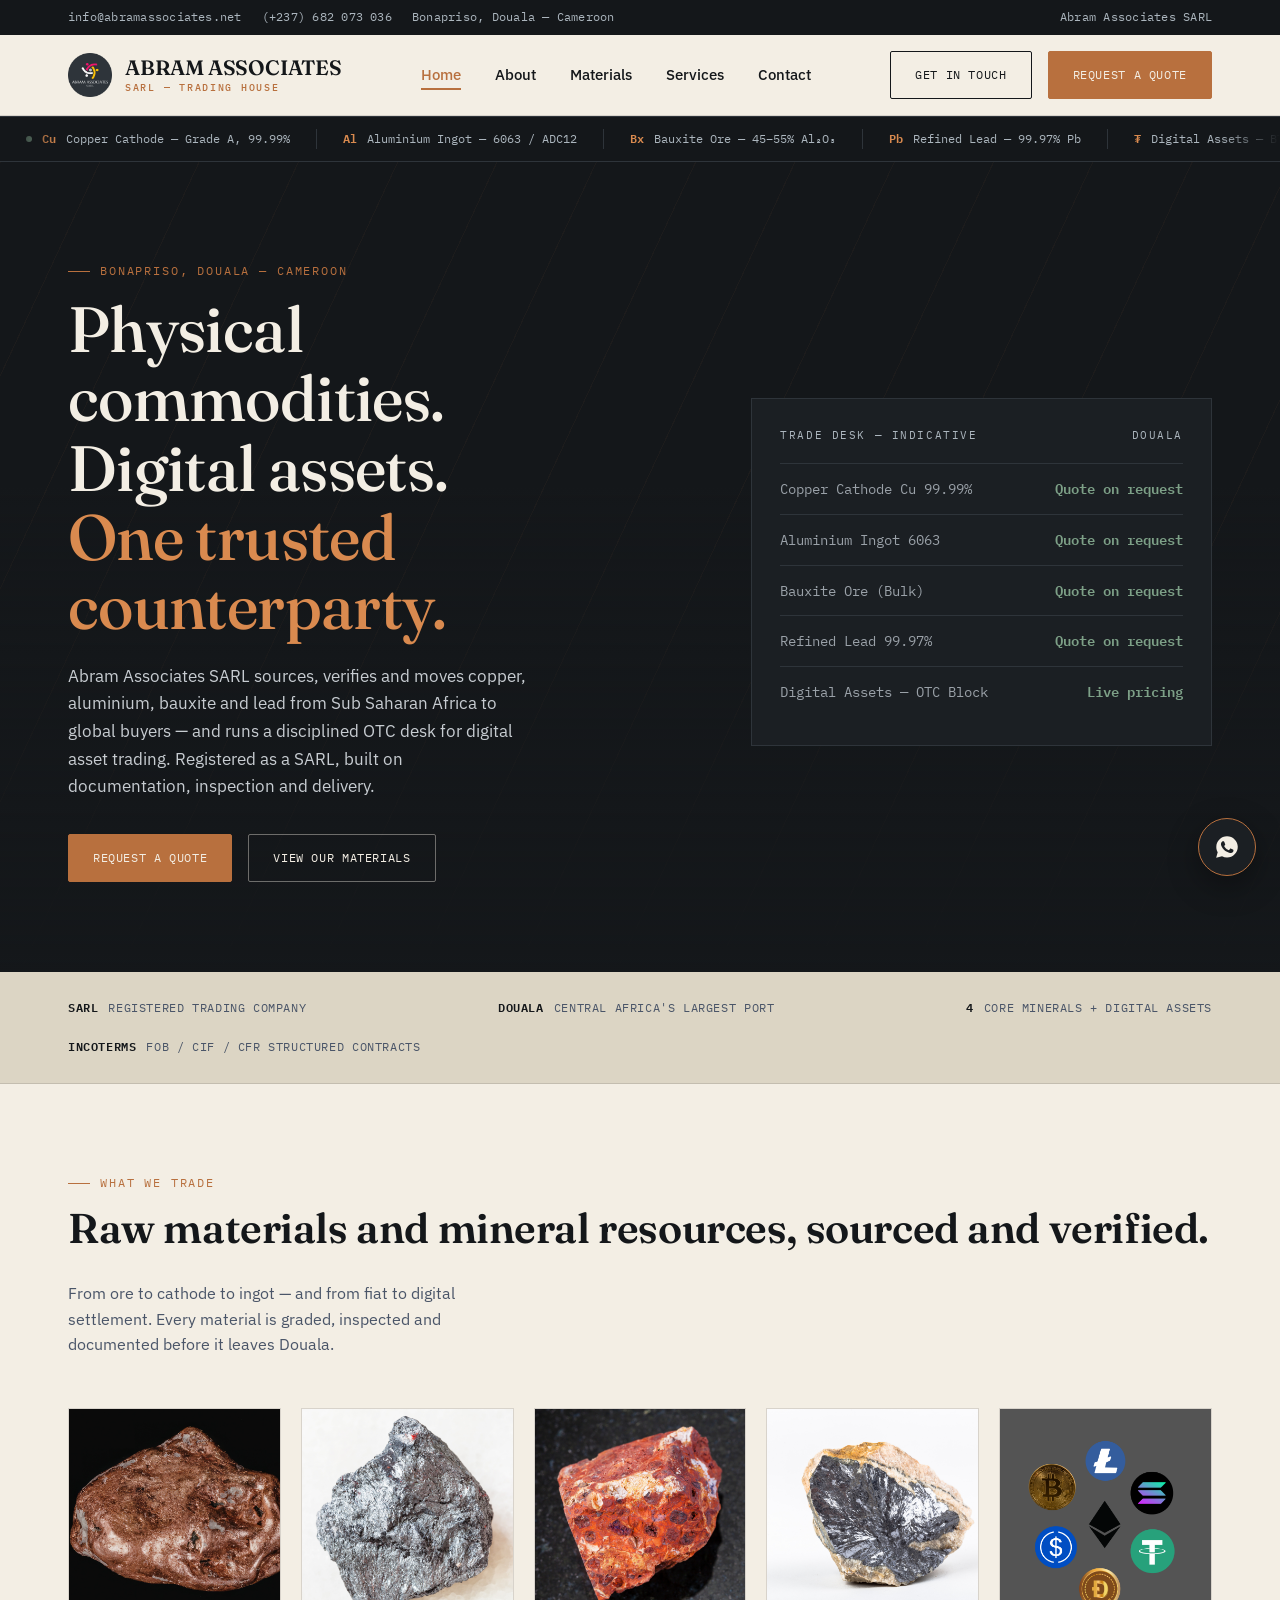
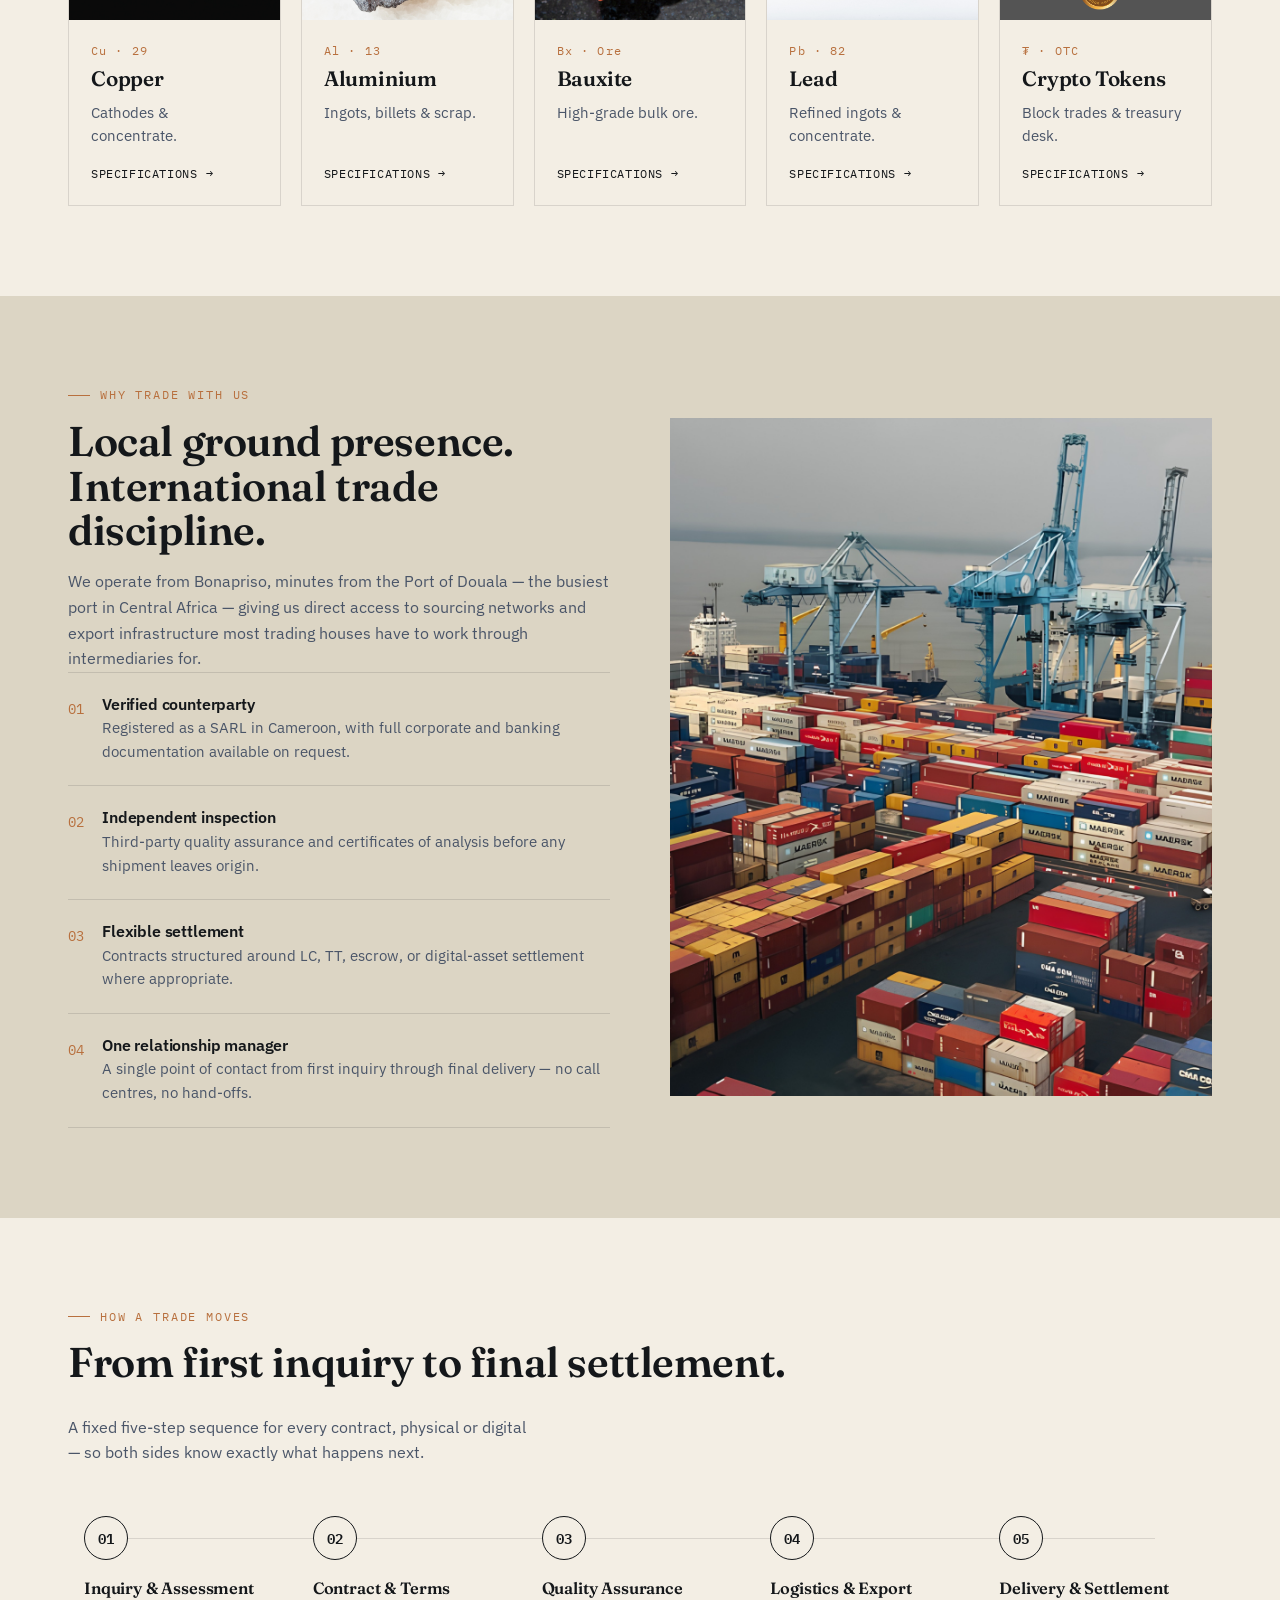
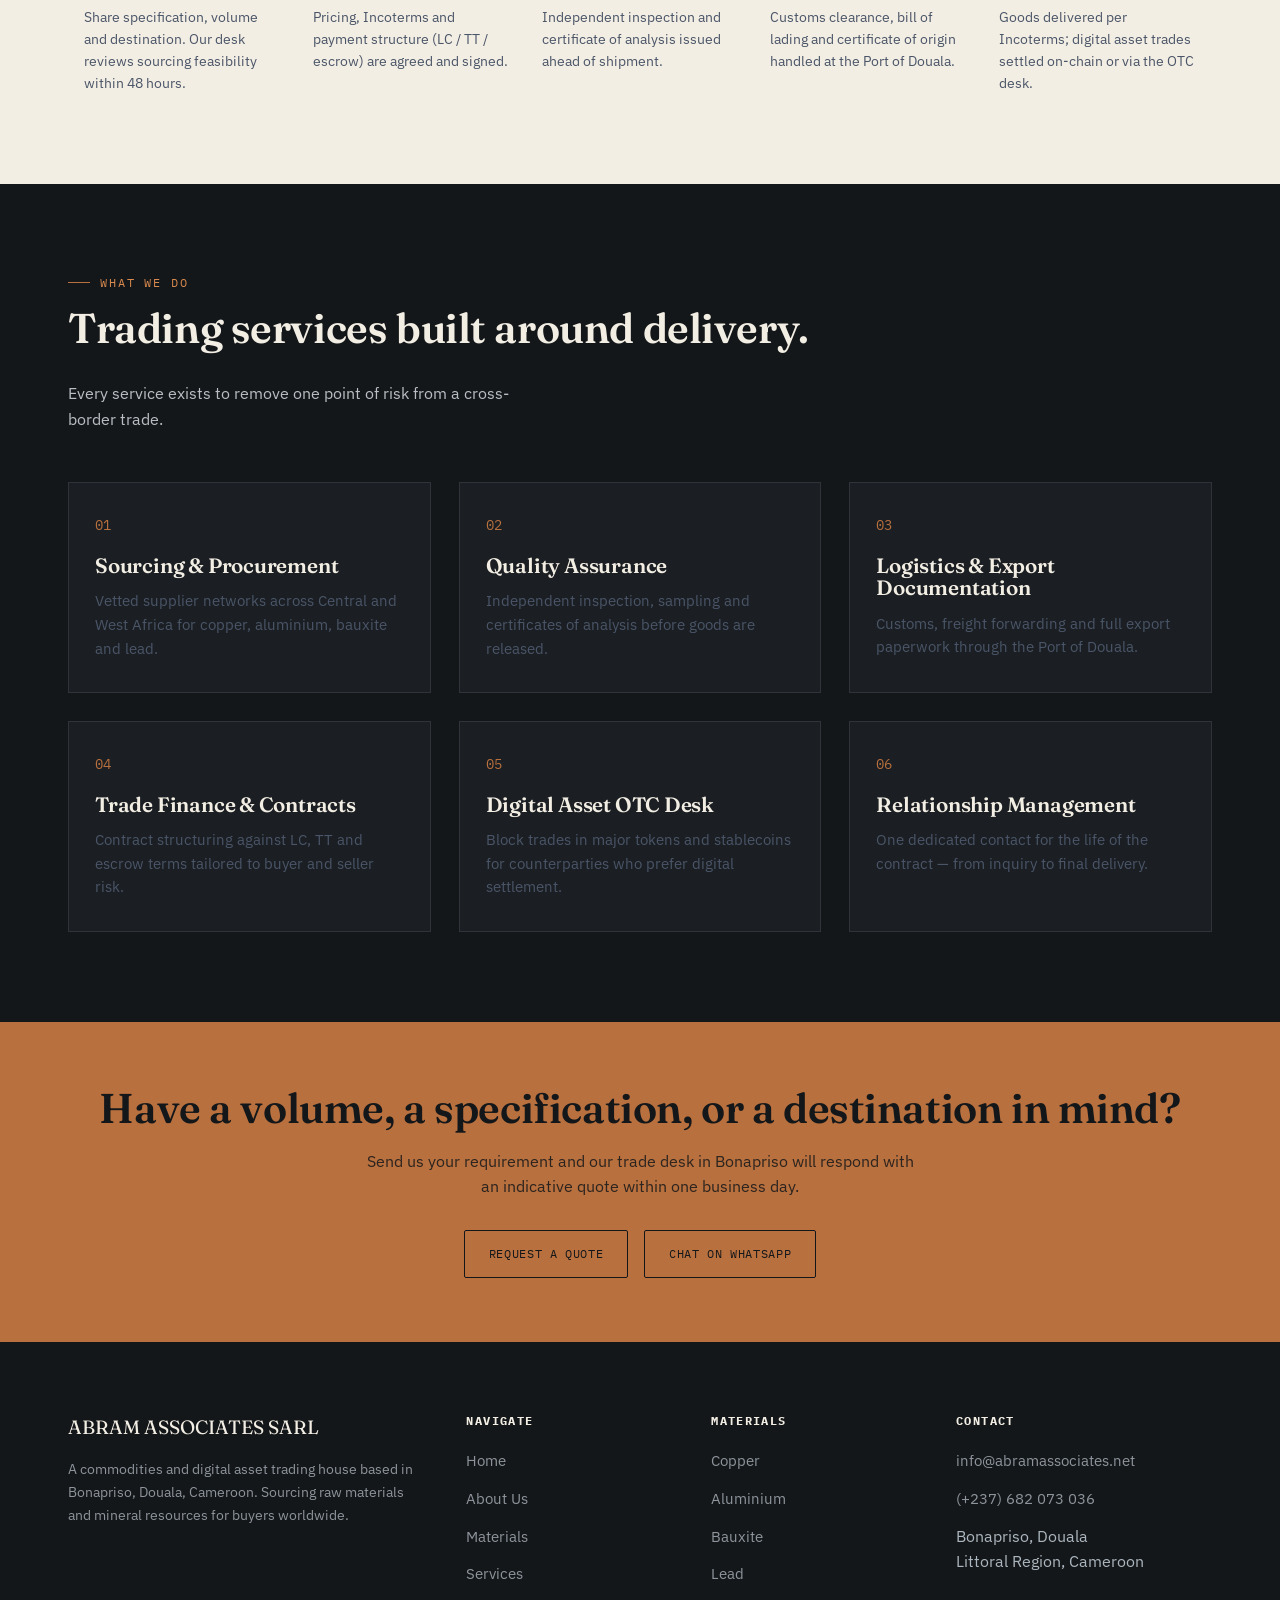
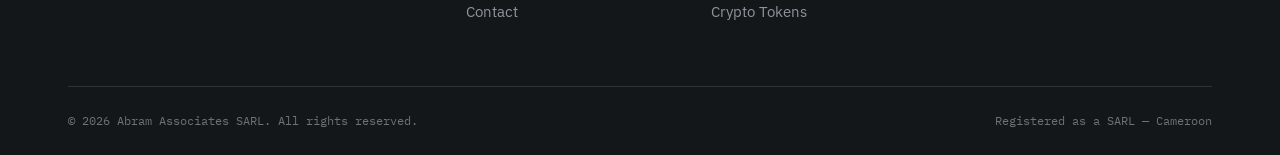
<file: index.html>
<!DOCTYPE html>
<html lang="en">
<head>
<meta charset="UTF-8">
<meta name="viewport" content="width=device-width, initial-scale=1.0">
<title>Abram Associates SARL — Commodities & Digital Asset Trading | Douala, Cameroon</title>
<meta name="description" content="Abram Associates SARL is a commodities trading house based in Bonapriso, Douala, Cameroon, sourcing and exporting copper, aluminium, bauxite and lead, alongside an OTC digital asset trading desk.">
<meta property="og:title" content="Abram Associates SARL — Commodities & Digital Asset Trading">
<meta property="og:description" content="Physical commodities. Digital assets. One trusted counterparty. Based in Bonapriso, Douala, Cameroon.">
<meta property="og:image" content="images/og-cover.jpg">
<meta property="og:type" content="website">
<link rel="icon" href="images/favicon.png" type="image/png">
<link rel="stylesheet" href="css/style.css">
</head>
<body>

<div class="topbar">
  <div class="wrap">
    <div class="topbar-links">
      <a href="mailto:info@abramassociates.net">info@abramassociates.net</a>
      <a href="tel:+237682073036">(+237) 682 073 036</a>
      <span>Bonapriso, Douala — Cameroon</span>
    </div>
    <div class="topbar-links">
      <span>Abram Associates SARL</span>
    </div>
  </div>
</div>

<header class="site-header">
  <nav class="nav wrap">
    <a href="index.html" class="logo">
      <img src="images/logo-mark.png" alt="" class="logo-mark" onerror="this.style.display='none'">
      <span class="logo-text">ABRAM ASSOCIATES<span class="sub">SARL — Trading House</span></span>
    </a>
    <ul class="nav-links">
      <li><a href="index.html" class="active">Home</a></li>
      <li><a href="about.html">About</a></li>
      <li><a href="products.html">Materials</a></li>
      <li><a href="services.html">Services</a></li>
      <li><a href="contact.html">Contact</a></li>
    </ul>
    <div class="nav-cta">
      <a href="contact.html" class="btn btn-outline-dark">Get In Touch</a>
      <a href="contact.html#quote" class="btn btn-primary">Request a Quote</a>
      <button class="hamburger" aria-label="Toggle menu"><span></span><span></span><span></span></button>
    </div>
  </nav>
</header>

<!-- SIGNATURE ELEMENT: commodity ledger ticker -->
<div class="ticker-strip">
  <div class="ticker-track">
    <span class="ticker-item"><span class="dot"></span><span class="sym">Cu</span> Copper Cathode — Grade A, 99.99%</span>
    <span class="ticker-item"><span class="sym">Al</span> Aluminium Ingot — 6063 / ADC12</span>
    <span class="ticker-item"><span class="sym">Bx</span> Bauxite Ore — 45–55% Al₂O₃</span>
    <span class="ticker-item"><span class="sym">Pb</span> Refined Lead — 99.97% Pb</span>
    <span class="ticker-item"><span class="sym">₮</span> Digital Assets — BTC · ETH · USDT OTC Desk</span>
    <span class="ticker-item">FOB / CIF Douala Port — Incoterms 2020</span>
    <!-- duplicate for seamless loop -->
    <span class="ticker-item"><span class="dot"></span><span class="sym">Cu</span> Copper Cathode — Grade A, 99.99%</span>
    <span class="ticker-item"><span class="sym">Al</span> Aluminium Ingot — 6063 / ADC12</span>
    <span class="ticker-item"><span class="sym">Bx</span> Bauxite Ore — 45–55% Al₂O₃</span>
    <span class="ticker-item"><span class="sym">Pb</span> Refined Lead — 99.97% Pb</span>
    <span class="ticker-item"><span class="sym">₮</span> Digital Assets — BTC · ETH · USDT OTC Desk</span>
    <span class="ticker-item">FOB / CIF Douala Port — Incoterms 2020</span>
  </div>
</div>

<!-- HERO -->
<section class="hero">
  <div class="wrap hero-grid">
    <div>
      <div class="eyebrow">Bonapriso, Douala — Cameroon</div>
      <h1>Physical commodities.<br>Digital assets.<br><em>One trusted counterparty.</em></h1>
      <p class="hero-lede">Abram Associates SARL sources, verifies and moves copper, aluminium, bauxite and lead from Sub Saharan Africa to global buyers — and runs a disciplined OTC desk for digital asset trading. Registered as a SARL, built on documentation, inspection and delivery.</p>
      <div class="hero-actions">
        <a href="contact.html#quote" class="btn btn-primary">Request a Quote</a>
        <a href="products.html" class="btn btn-outline-light">View Our Materials</a>
      </div>
    </div>
    <div class="hero-panel">
      <div class="panel-label"><span>Trade Desk — Indicative</span><span>Douala</span></div>
      <div class="spec-row"><span class="k">Copper Cathode Cu 99.99%</span><span class="v up">Quote on request</span></div>
      <div class="spec-row"><span class="k">Aluminium Ingot 6063</span><span class="v up">Quote on request</span></div>
      <div class="spec-row"><span class="k">Bauxite Ore (Bulk)</span><span class="v up">Quote on request</span></div>
      <div class="spec-row"><span class="k">Refined Lead 99.97%</span><span class="v up">Quote on request</span></div>
      <div class="spec-row"><span class="k">Digital Assets — OTC Block</span><span class="v up">Live pricing</span></div>
    </div>
  </div>
</section>

<div class="trust-bar">
  <div class="wrap">
    <div class="trust-item"><strong>SARL</strong> Registered Trading Company</div>
    <div class="trust-item"><strong>Douala</strong> Central Africa's Largest Port</div>
    <div class="trust-item"><strong>4</strong> Core Minerals + Digital Assets</div>
    <div class="trust-item"><strong>Incoterms</strong> FOB / CIF / CFR Structured Contracts</div>
  </div>
</div>

<!-- MATERIALS PREVIEW -->
<section id="materials">
  <div class="wrap">
    <div class="section-head">
      <div>
        <div class="eyebrow">What We Trade</div>
        <h2>Raw materials and mineral resources, sourced and verified.</h2>
      </div>
      <p>From ore to cathode to ingot — and from fiat to digital settlement. Every material is graded, inspected and documented before it leaves Douala.</p>
    </div>

    <div class="grid-5">
      <div class="material-card">
        <div class="thumb"><img src="images/product-copper.png" alt="Copper cathode" onerror="imgFallback(this,'Copper — product photo','800','800')"></div>
        <div class="body"><span class="sym">Cu · 29</span><h3>Copper</h3><p>Cathodes &amp; concentrate.</p><a href="products.html#copper" class="more">Specifications</a></div>
      </div>
      <div class="material-card">
        <div class="thumb"><img src="images/product-aluminium.png" alt="Aluminium ingots" onerror="imgFallback(this,'Aluminium — product photo','800','800')"></div>
        <div class="body"><span class="sym">Al · 13</span><h3>Aluminium</h3><p>Ingots, billets &amp; scrap.</p><a href="products.html#aluminium" class="more">Specifications</a></div>
      </div>
      <div class="material-card">
        <div class="thumb"><img src="images/product-bauxite.png" alt="Bauxite ore" onerror="imgFallback(this,'Bauxite — product photo','800','800')"></div>
        <div class="body"><span class="sym">Bx · Ore</span><h3>Bauxite</h3><p>High-grade bulk ore.</p><a href="products.html#bauxite" class="more">Specifications</a></div>
      </div>
      <div class="material-card">
        <div class="thumb"><img src="images/product-lead.png" alt="Refined lead ingots" onerror="imgFallback(this,'Lead — product photo','800','800')"></div>
        <div class="body"><span class="sym">Pb · 82</span><h3>Lead</h3><p>Refined ingots &amp; concentrate.</p><a href="products.html#lead" class="more">Specifications</a></div>
      </div>
      <div class="material-card">
        <div class="thumb"><img src="images/product-crypto.png" alt="Digital asset trading" onerror="imgFallback(this,'Crypto Tokens — graphic','800','800')"></div>
        <div class="body"><span class="sym">₮ · OTC</span><h3>Crypto Tokens</h3><p>Block trades &amp; treasury desk.</p><a href="products.html#crypto" class="more">Specifications</a></div>
      </div>
    </div>
  </div>
</section>

<!-- WHY US -->
<section class="bg-dim">
  <div class="wrap split">
    <div>
      <div class="eyebrow">Why Trade With Us</div>
      <h2>Local ground presence. International trade discipline.</h2>
      <p style="margin-top:16px;">We operate from Bonapriso, minutes from the Port of Douala — the busiest port in Central Africa — giving us direct access to sourcing networks and export infrastructure most trading houses have to work through intermediaries for.</p>

      <div class="feature-row">
        <div class="mark">01</div>
        <div><h4>Verified counterparty</h4><p>Registered as a SARL in Cameroon, with full corporate and banking documentation available on request.</p></div>
      </div>
      <div class="feature-row">
        <div class="mark">02</div>
        <div><h4>Independent inspection</h4><p>Third-party quality assurance and certificates of analysis before any shipment leaves origin.</p></div>
      </div>
      <div class="feature-row">
        <div class="mark">03</div>
        <div><h4>Flexible settlement</h4><p>Contracts structured around LC, TT, escrow, or digital-asset settlement where appropriate.</p></div>
      </div>
      <div class="feature-row">
        <div class="mark">04</div>
        <div><h4>One relationship manager</h4><p>A single point of contact from first inquiry through final delivery — no call centres, no hand-offs.</p></div>
      </div>
    </div>
    <div>
      <img src="images/why-us.png" alt="Abram Associates office in Bonapriso, Douala" onerror="imgFallback(this,'Office / Port of Douala photo','1200','1500')" style="width:100%;">
    </div>
  </div>
</section>

<!-- PROCESS -->
<section>
  <div class="wrap">
    <div class="section-head">
      <div>
        <div class="eyebrow">How a Trade Moves</div>
        <h2>From first inquiry to final settlement.</h2>
      </div>
      <p>A fixed five-step sequence for every contract, physical or digital — so both sides know exactly what happens next.</p>
    </div>
    <div class="process">
      <div class="process-step">
        <div class="step-num">01</div>
        <h3>Inquiry &amp; Assessment</h3>
        <p>Share specification, volume and destination. Our desk reviews sourcing feasibility within 48 hours.</p>
      </div>
      <div class="process-step">
        <div class="step-num">02</div>
        <h3>Contract &amp; Terms</h3>
        <p>Pricing, Incoterms and payment structure (LC / TT / escrow) are agreed and signed.</p>
      </div>
      <div class="process-step">
        <div class="step-num">03</div>
        <h3>Quality Assurance</h3>
        <p>Independent inspection and certificate of analysis issued ahead of shipment.</p>
      </div>
      <div class="process-step">
        <div class="step-num">04</div>
        <h3>Logistics &amp; Export</h3>
        <p>Customs clearance, bill of lading and certificate of origin handled at the Port of Douala.</p>
      </div>
      <div class="process-step">
        <div class="step-num">05</div>
        <h3>Delivery &amp; Settlement</h3>
        <p>Goods delivered per Incoterms; digital asset trades settled on-chain or via the OTC desk.</p>
      </div>
    </div>
  </div>
</section>

<!-- SERVICES PREVIEW -->
<section class="bg-ink">
  <div class="wrap">
    <div class="section-head">
      <div>
        <div class="eyebrow on-dark" style="color:var(--copper-bright)">What We Do</div>
        <h2>Trading services built around delivery.</h2>
      </div>
      <p style="color:#B9BFC5;">Every service exists to remove one point of risk from a cross-border trade.</p>
    </div>
    <div class="grid-3">
      <div class="service-card">
        <span class="num">01</span>
        <h3>Sourcing &amp; Procurement</h3>
        <p>Vetted supplier networks across Central and West Africa for copper, aluminium, bauxite and lead.</p>
      </div>
      <div class="service-card">
        <span class="num">02</span>
        <h3>Quality Assurance</h3>
        <p>Independent inspection, sampling and certificates of analysis before goods are released.</p>
      </div>
      <div class="service-card">
        <span class="num">03</span>
        <h3>Logistics &amp; Export Documentation</h3>
        <p>Customs, freight forwarding and full export paperwork through the Port of Douala.</p>
      </div>
      <div class="service-card">
        <span class="num">04</span>
        <h3>Trade Finance &amp; Contracts</h3>
        <p>Contract structuring against LC, TT and escrow terms tailored to buyer and seller risk.</p>
      </div>
      <div class="service-card">
        <span class="num">05</span>
        <h3>Digital Asset OTC Desk</h3>
        <p>Block trades in major tokens and stablecoins for counterparties who prefer digital settlement.</p>
      </div>
      <div class="service-card">
        <span class="num">06</span>
        <h3>Relationship Management</h3>
        <p>One dedicated contact for the life of the contract — from inquiry to final delivery.</p>
      </div>
    </div>
  </div>
</section>

<!-- CTA -->
<section class="cta-banner">
  <div class="wrap">
    <h2>Have a volume, a specification, or a destination in mind?</h2>
    <p>Send us your requirement and our trade desk in Bonapriso will respond with an indicative quote within one business day.</p>
    <div class="hero-actions">
      <a href="contact.html#quote" class="btn btn-outline-dark" style="border-color:var(--ink);">Request a Quote</a>
      <a href="https://wa.me/237682073036" class="btn btn-outline-dark" style="border-color:var(--ink);" target="_blank" rel="noopener">Chat on WhatsApp</a>
    </div>
  </div>
</section>

<footer>
  <div class="wrap">
    <div class="footer-grid">
      <div>
        <div class="footer-logo">ABRAM ASSOCIATES SARL</div>
        <p>A commodities and digital asset trading house based in Bonapriso, Douala, Cameroon. Sourcing raw materials and mineral resources for buyers worldwide.</p>
      </div>
      <div class="footer-col">
        <h5>Navigate</h5>
        <ul>
          <li><a href="index.html">Home</a></li>
          <li><a href="about.html">About Us</a></li>
          <li><a href="products.html">Materials</a></li>
          <li><a href="services.html">Services</a></li>
          <li><a href="contact.html">Contact</a></li>
        </ul>
      </div>
      <div class="footer-col">
        <h5>Materials</h5>
        <ul>
          <li><a href="products.html#copper">Copper</a></li>
          <li><a href="products.html#aluminium">Aluminium</a></li>
          <li><a href="products.html#bauxite">Bauxite</a></li>
          <li><a href="products.html#lead">Lead</a></li>
          <li><a href="products.html#crypto">Crypto Tokens</a></li>
        </ul>
      </div>
      <div class="footer-col">
        <h5>Contact</h5>
        <ul>
          <li><a href="mailto:info@abramassociates.net">info@abramassociates.net</a></li>
          <li><a href="tel:+237682073036">(+237) 682 073 036</a></li>
          <li><span>Bonapriso, Douala<br>Littoral Region, Cameroon</span></li>
        </ul>
      </div>
    </div>
    <div class="footer-bottom">
      <span>© <span id="year"></span> Abram Associates SARL. All rights reserved.</span>
      <span>Registered as a SARL — Cameroon</span>
    </div>
  </div>
</footer>

<a href="https://wa.me/237682073036" class="wa-float" target="_blank" rel="noopener" aria-label="Chat on WhatsApp">
  <svg width="26" height="26" viewBox="0 0 24 24" fill="currentColor"><path d="M12.04 2C6.58 2 2.13 6.45 2.13 11.91c0 1.75.46 3.4 1.28 4.84L2 22l5.4-1.42a9.87 9.87 0 0 0 4.64 1.18h.01c5.46 0 9.9-4.45 9.9-9.91C21.95 6.45 17.5 2 12.04 2Zm5.8 14.06c-.24.68-1.4 1.3-1.94 1.38-.5.08-1.12.11-1.8-.11-.42-.13-.95-.31-1.63-.6-2.86-1.24-4.73-4.12-4.87-4.31-.14-.19-1.17-1.56-1.17-2.97 0-1.41.74-2.1 1-2.39.26-.28.57-.35.76-.35h.55c.18 0 .42-.07.65.5.24.57.81 1.98.88 2.12.07.14.12.31.02.5-.1.19-.15.31-.29.48-.14.17-.3.37-.43.5-.14.14-.29.29-.13.57.17.28.75 1.24 1.6 2.01 1.1.98 2.03 1.29 2.31 1.43.28.14.44.12.6-.07.17-.19.71-.83.9-1.12.19-.28.38-.23.63-.14.26.09 1.64.78 1.92.92.28.14.47.21.53.33.07.12.07.68-.17 1.36Z"/></svg>
</a>

<script src="js/main.js"></script>
</body>
</html>
</file>
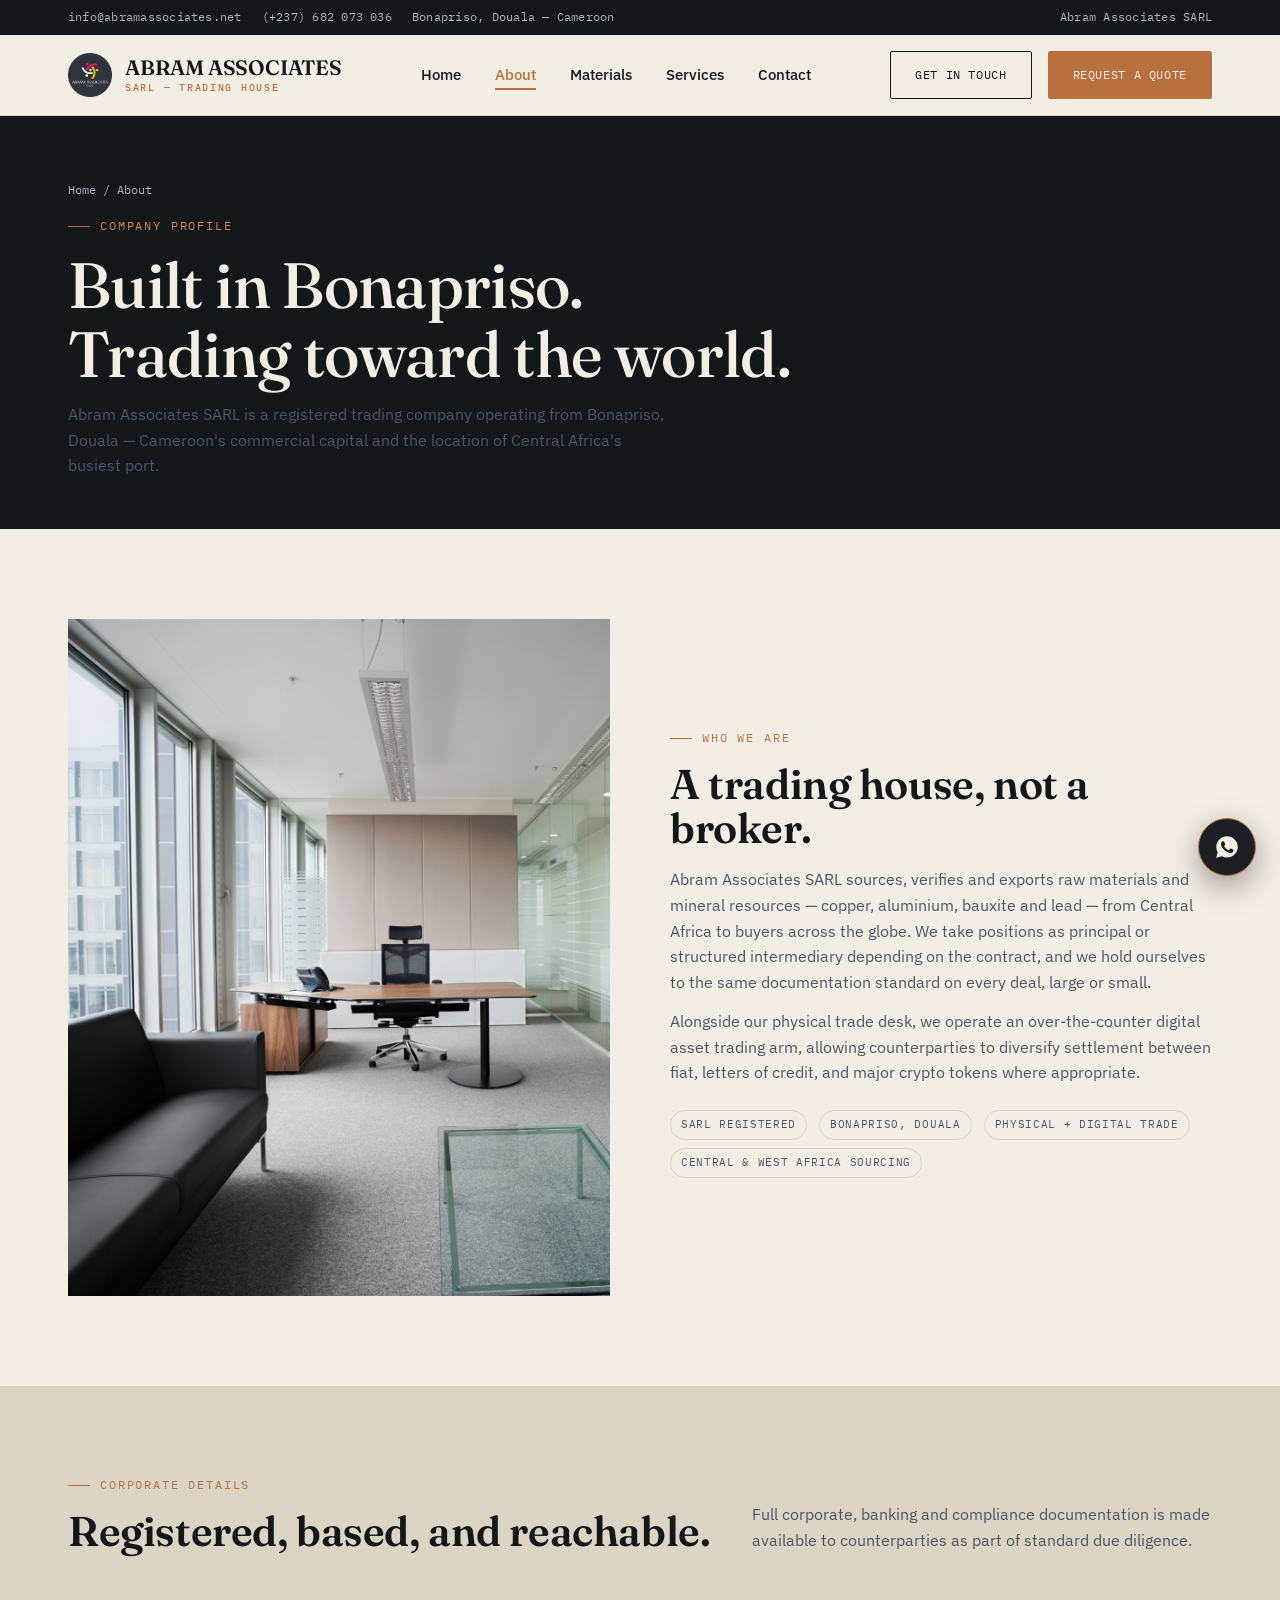
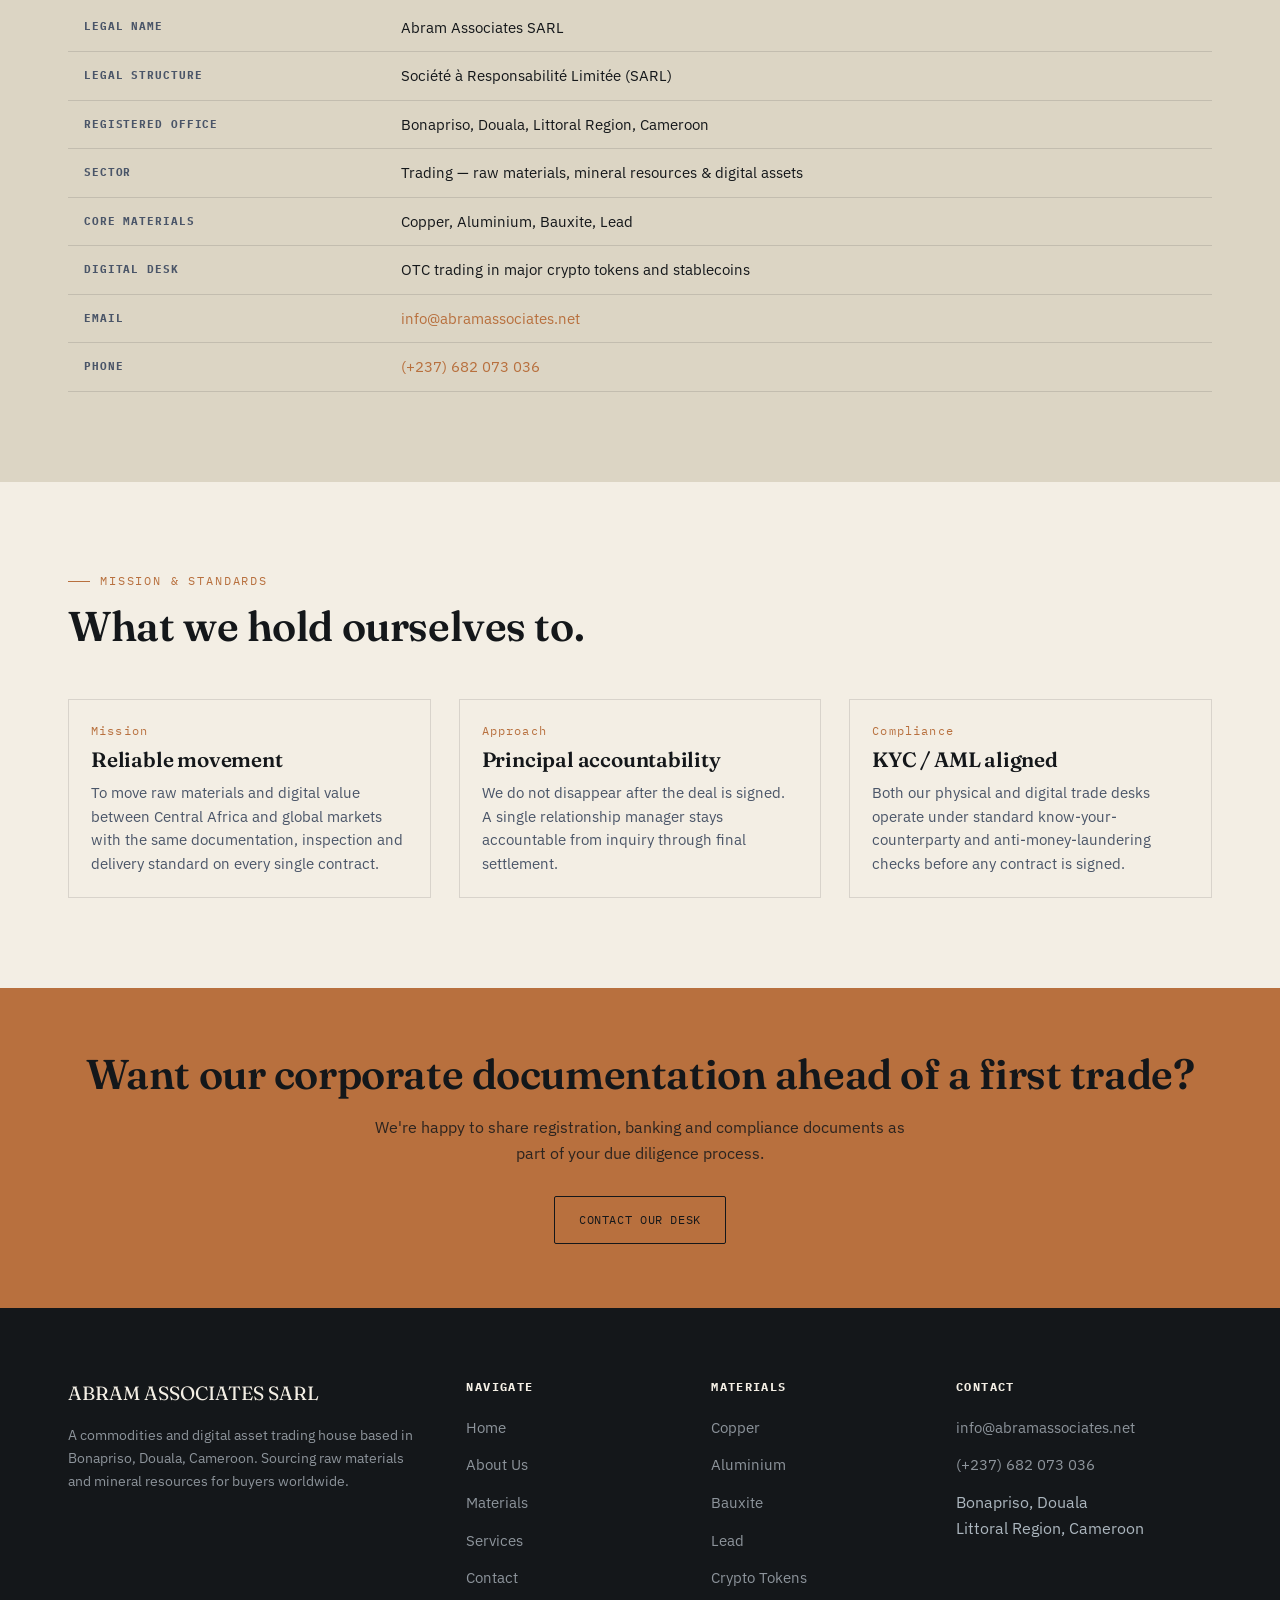
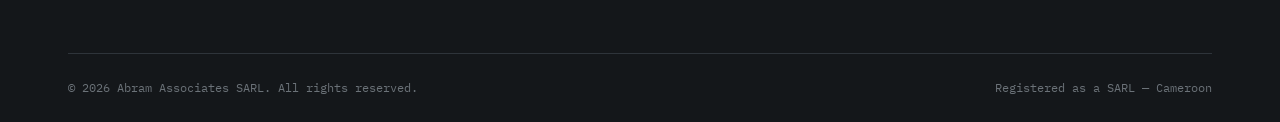
<file: about.html>
<!DOCTYPE html>
<html lang="en">
<head>
<meta charset="UTF-8">
<meta name="viewport" content="width=device-width, initial-scale=1.0">
<title>About Us — Abram Associates SARL | Douala, Cameroon</title>
<meta name="description" content="Abram Associates SARL is a registered SARL trading company based in Bonapriso, Douala, Cameroon, specialising in raw materials, mineral resources and digital asset trading.">
<link rel="icon" href="images/favicon.png" type="image/png">
<link rel="stylesheet" href="css/style.css">
</head>
<body>

<div class="topbar">
  <div class="wrap">
    <div class="topbar-links">
      <a href="mailto:info@abramassociates.net">info@abramassociates.net</a>
      <a href="tel:+237682073036">(+237) 682 073 036</a>
      <span>Bonapriso, Douala — Cameroon</span>
    </div>
    <div class="topbar-links"><span>Abram Associates SARL</span></div>
  </div>
</div>

<header class="site-header">
  <nav class="nav wrap">
    <a href="index.html" class="logo">
      <img src="images/logo-mark.png" alt="" class="logo-mark" onerror="this.style.display='none'">
      <span class="logo-text">ABRAM ASSOCIATES<span class="sub">SARL — Trading House</span></span>
    </a>
    <ul class="nav-links">
      <li><a href="index.html">Home</a></li>
      <li><a href="about.html" class="active">About</a></li>
      <li><a href="products.html">Materials</a></li>
      <li><a href="services.html">Services</a></li>
      <li><a href="contact.html">Contact</a></li>
    </ul>
    <div class="nav-cta">
      <a href="contact.html" class="btn btn-outline-dark">Get In Touch</a>
      <a href="contact.html#quote" class="btn btn-primary">Request a Quote</a>
      <button class="hamburger" aria-label="Toggle menu"><span></span><span></span><span></span></button>
    </div>
  </nav>
</header>

<div class="page-header">
  <div class="wrap">
    <div class="crumb"><a href="index.html">Home</a> / About</div>
    <div class="eyebrow">Company Profile</div>
    <h1>Built in Bonapriso.<br>Trading toward the world.</h1>
    <p>Abram Associates SARL is a registered trading company operating from Bonapriso, Douala — Cameroon's commercial capital and the location of Central Africa's busiest port.</p>
  </div>
</div>

<section>
  <div class="wrap split">
    <div>
      <img src="images/about-office.png" alt="Abram Associates SARL office, Bonapriso" onerror="imgFallback(this,'Office / team photo','1200','1500')" style="width:100%;">
    </div>
    <div>
      <div class="eyebrow">Who We Are</div>
      <h2>A trading house, not a broker.</h2>
      <p style="margin-top:16px;">Abram Associates SARL sources, verifies and exports raw materials and mineral resources — copper, aluminium, bauxite and lead — from Central Africa to buyers across the globe. We take positions as principal or structured intermediary depending on the contract, and we hold ourselves to the same documentation standard on every deal, large or small.</p>
      <p style="margin-top:14px;">Alongside our physical trade desk, we operate an over-the-counter digital asset trading arm, allowing counterparties to diversify settlement between fiat, letters of credit, and major crypto tokens where appropriate.</p>
      <div style="margin-top:24px;">
        <span class="tag">SARL Registered</span>
        <span class="tag">Bonapriso, Douala</span>
        <span class="tag">Physical + Digital Trade</span>
        <span class="tag">Central &amp; West Africa Sourcing</span>
      </div>
    </div>
  </div>
</section>

<section class="bg-dim">
  <div class="wrap">
    <div class="section-head">
      <div>
        <div class="eyebrow">Corporate Details</div>
        <h2>Registered, based, and reachable.</h2>
      </div>
      <p>Full corporate, banking and compliance documentation is made available to counterparties as part of standard due diligence.</p>
    </div>
    <table class="spec-table">
      <tbody>
        <tr><th>Legal name</th><td>Abram Associates SARL</td></tr>
        <tr><th>Legal structure</th><td>Société à Responsabilité Limitée (SARL)</td></tr>
        <tr><th>Registered office</th><td>Bonapriso, Douala, Littoral Region, Cameroon</td></tr>
        <tr><th>Sector</th><td>Trading — raw materials, mineral resources &amp; digital assets</td></tr>
        <tr><th>Core materials</th><td>Copper, Aluminium, Bauxite, Lead</td></tr>
        <tr><th>Digital desk</th><td>OTC trading in major crypto tokens and stablecoins</td></tr>
        <tr><th>Email</th><td><a href="mailto:info@abramassociates.net" style="color:var(--copper)">info@abramassociates.net</a></td></tr>
        <tr><th>Phone</th><td><a href="tel:+237682073036" style="color:var(--copper)">(+237) 682 073 036</a></td></tr>
      </tbody>
    </table>
  </div>
</section>

<section>
  <div class="wrap">
    <div class="section-head">
      <div>
        <div class="eyebrow">Mission &amp; Standards</div>
        <h2>What we hold ourselves to.</h2>
      </div>
    </div>
    <div class="grid-3">
      <div class="material-card">
        <div class="body">
          <span class="sym">Mission</span>
          <h3>Reliable movement</h3>
          <p>To move raw materials and digital value between Central Africa and global markets with the same documentation, inspection and delivery standard on every single contract.</p>
        </div>
      </div>
      <div class="material-card">
        <div class="body">
          <span class="sym">Approach</span>
          <h3>Principal accountability</h3>
          <p>We do not disappear after the deal is signed. A single relationship manager stays accountable from inquiry through final settlement.</p>
        </div>
      </div>
      <div class="material-card">
        <div class="body">
          <span class="sym">Compliance</span>
          <h3>KYC / AML aligned</h3>
          <p>Both our physical and digital trade desks operate under standard know-your-counterparty and anti-money-laundering checks before any contract is signed.</p>
        </div>
      </div>
    </div>
  </div>
</section>

<section class="cta-banner">
  <div class="wrap">
    <h2>Want our corporate documentation ahead of a first trade?</h2>
    <p>We're happy to share registration, banking and compliance documents as part of your due diligence process.</p>
    <div class="hero-actions">
      <a href="contact.html" class="btn btn-outline-dark" style="border-color:var(--ink);">Contact Our Desk</a>
    </div>
  </div>
</section>

<footer>
  <div class="wrap">
    <div class="footer-grid">
      <div>
        <div class="footer-logo">ABRAM ASSOCIATES SARL</div>
        <p>A commodities and digital asset trading house based in Bonapriso, Douala, Cameroon. Sourcing raw materials and mineral resources for buyers worldwide.</p>
      </div>
      <div class="footer-col">
        <h5>Navigate</h5>
        <ul>
          <li><a href="index.html">Home</a></li>
          <li><a href="about.html">About Us</a></li>
          <li><a href="products.html">Materials</a></li>
          <li><a href="services.html">Services</a></li>
          <li><a href="contact.html">Contact</a></li>
        </ul>
      </div>
      <div class="footer-col">
        <h5>Materials</h5>
        <ul>
          <li><a href="products.html#copper">Copper</a></li>
          <li><a href="products.html#aluminium">Aluminium</a></li>
          <li><a href="products.html#bauxite">Bauxite</a></li>
          <li><a href="products.html#lead">Lead</a></li>
          <li><a href="products.html#crypto">Crypto Tokens</a></li>
        </ul>
      </div>
      <div class="footer-col">
        <h5>Contact</h5>
        <ul>
          <li><a href="mailto:info@abramassociates.net">info@abramassociates.net</a></li>
          <li><a href="tel:+237682073036">(+237) 682 073 036</a></li>
          <li><span>Bonapriso, Douala<br>Littoral Region, Cameroon</span></li>
        </ul>
      </div>
    </div>
    <div class="footer-bottom">
      <span>© <span id="year"></span> Abram Associates SARL. All rights reserved.</span>
      <span>Registered as a SARL — Cameroon</span>
    </div>
  </div>
</footer>

<a href="https://wa.me/237682073036" class="wa-float" target="_blank" rel="noopener" aria-label="Chat on WhatsApp">
  <svg width="26" height="26" viewBox="0 0 24 24" fill="currentColor"><path d="M12.04 2C6.58 2 2.13 6.45 2.13 11.91c0 1.75.46 3.4 1.28 4.84L2 22l5.4-1.42a9.87 9.87 0 0 0 4.64 1.18h.01c5.46 0 9.9-4.45 9.9-9.91C21.95 6.45 17.5 2 12.04 2Zm5.8 14.06c-.24.68-1.4 1.3-1.94 1.38-.5.08-1.12.11-1.8-.11-.42-.13-.95-.31-1.63-.6-2.86-1.24-4.73-4.12-4.87-4.31-.14-.19-1.17-1.56-1.17-2.97 0-1.41.74-2.1 1-2.39.26-.28.57-.35.76-.35h.55c.18 0 .42-.07.65.5.24.57.81 1.98.88 2.12.07.14.12.31.02.5-.1.19-.15.31-.29.48-.14.17-.3.37-.43.5-.14.14-.29.29-.13.57.17.28.75 1.24 1.6 2.01 1.1.98 2.03 1.29 2.31 1.43.28.14.44.12.6-.07.17-.19.71-.83.9-1.12.19-.28.38-.23.63-.14.26.09 1.64.78 1.92.92.28.14.47.21.53.33.07.12.07.68-.17 1.36Z"/></svg>
</a>

<script src="js/main.js"></script>
</body>
</html>
</file>
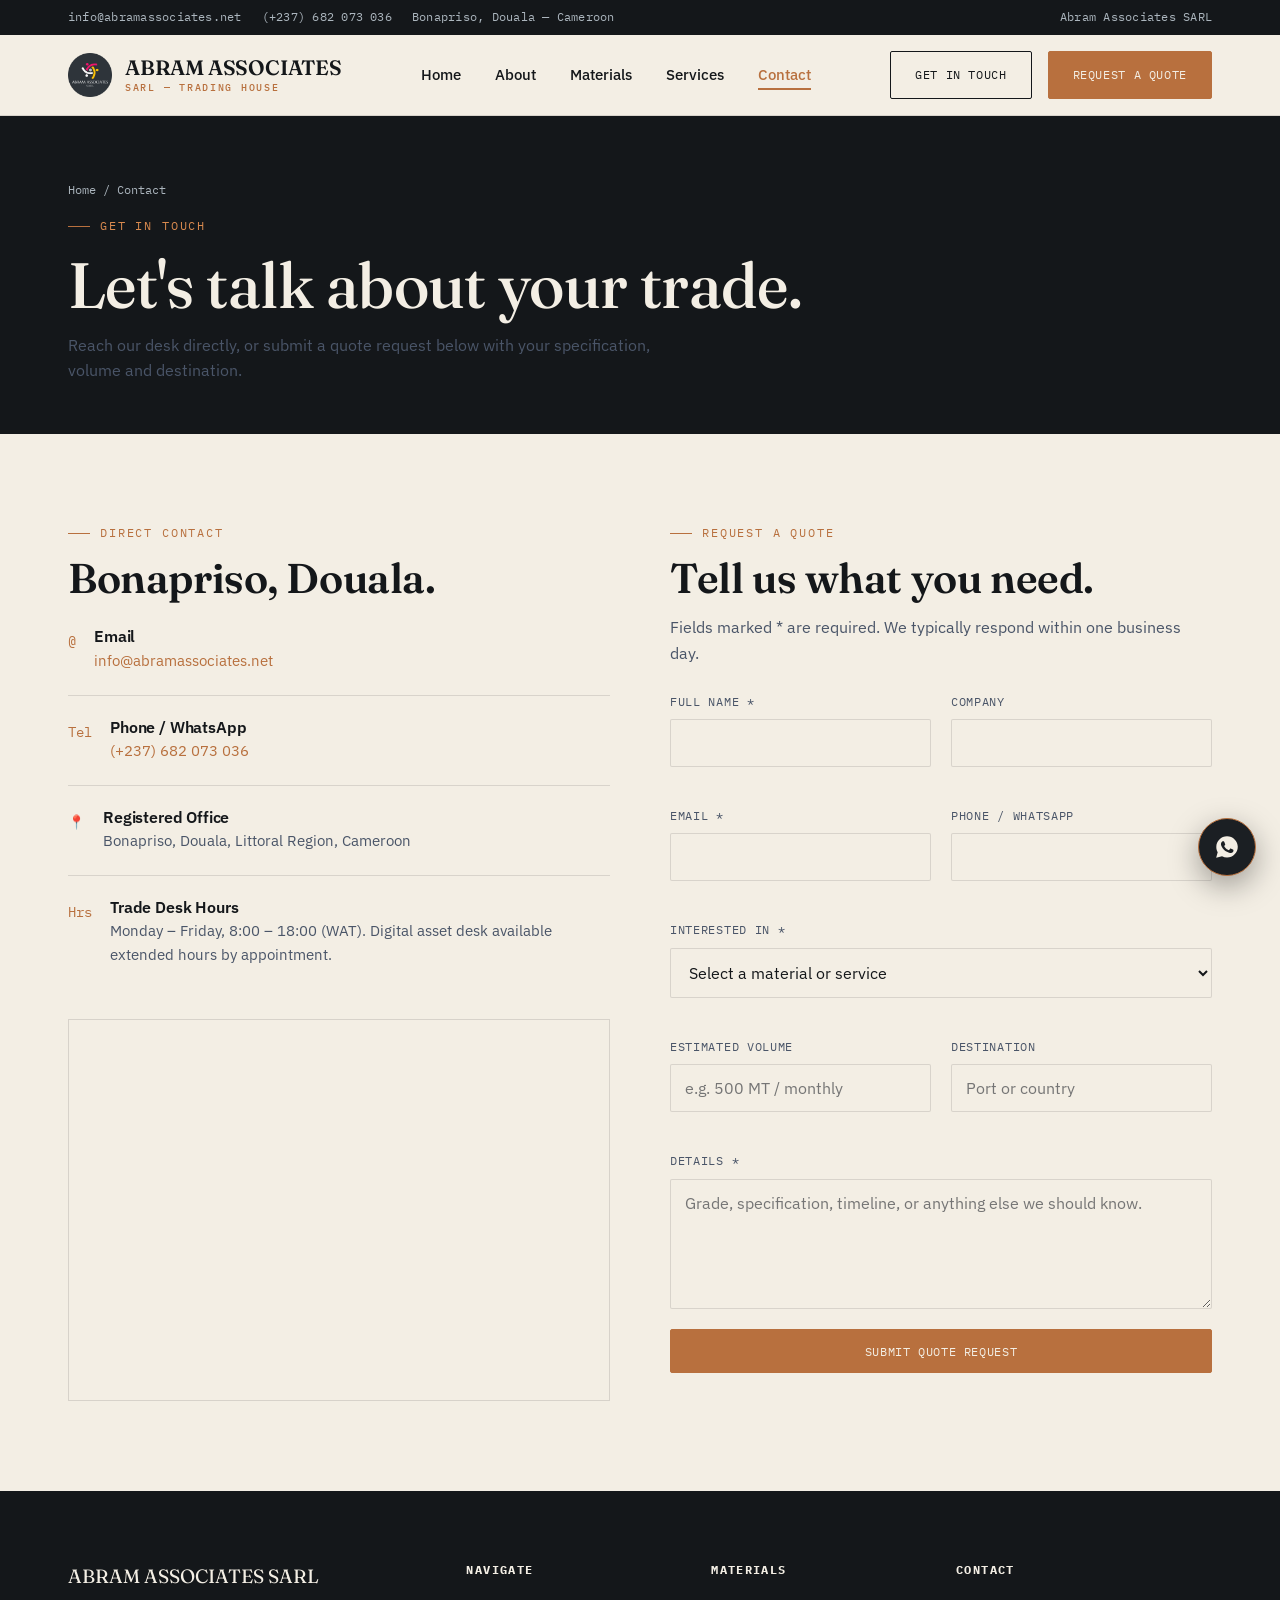
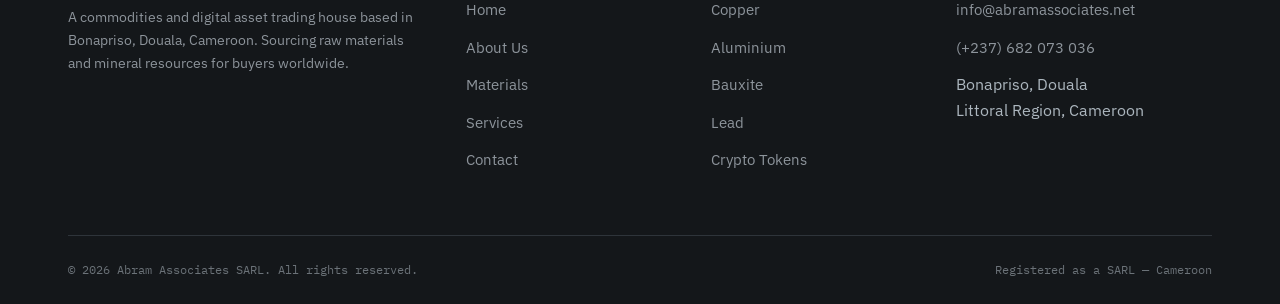
<file: contact.html>
<!DOCTYPE html>
<html lang="en">
<head>
<meta charset="UTF-8">
<meta name="viewport" content="width=device-width, initial-scale=1.0">
<title>Contact & Request a Quote — Abram Associates SARL</title>
<meta name="description" content="Contact Abram Associates SARL in Bonapriso, Douala, Cameroon, or request a trade quote for copper, aluminium, bauxite, lead or digital assets.">
<link rel="icon" href="images/favicon.png" type="image/png">
<link rel="stylesheet" href="css/style.css">
</head>
<body>

<div class="topbar">
  <div class="wrap">
    <div class="topbar-links">
      <a href="mailto:info@abramassociates.net">info@abramassociates.net</a>
      <a href="tel:+237682073036">(+237) 682 073 036</a>
      <span>Bonapriso, Douala — Cameroon</span>
    </div>
    <div class="topbar-links"><span>Abram Associates SARL</span></div>
  </div>
</div>

<header class="site-header">
  <nav class="nav wrap">
    <a href="index.html" class="logo">
      <img src="images/logo-mark.png" alt="" class="logo-mark" onerror="this.style.display='none'">
      <span class="logo-text">ABRAM ASSOCIATES<span class="sub">SARL — Trading House</span></span>
    </a>
    <ul class="nav-links">
      <li><a href="index.html">Home</a></li>
      <li><a href="about.html">About</a></li>
      <li><a href="products.html">Materials</a></li>
      <li><a href="services.html">Services</a></li>
      <li><a href="contact.html" class="active">Contact</a></li>
    </ul>
    <div class="nav-cta">
      <a href="contact.html" class="btn btn-outline-dark">Get In Touch</a>
      <a href="contact.html#quote" class="btn btn-primary">Request a Quote</a>
      <button class="hamburger" aria-label="Toggle menu"><span></span><span></span><span></span></button>
    </div>
  </nav>
</header>

<div class="page-header">
  <div class="wrap">
    <div class="crumb"><a href="index.html">Home</a> / Contact</div>
    <div class="eyebrow">Get In Touch</div>
    <h1>Let's talk about your trade.</h1>
    <p>Reach our desk directly, or submit a quote request below with your specification, volume and destination.</p>
  </div>
</div>

<section>
  <div class="wrap split" style="align-items:flex-start;">
    <div>
      <div class="eyebrow">Direct Contact</div>
      <h2>Bonapriso, Douala.</h2>
      <div class="feature-row" style="border-top:none; padding-top:26px;">
        <div class="mark">@</div>
        <div><h4>Email</h4><p><a href="mailto:info@abramassociates.net" style="color:var(--copper)">info@abramassociates.net</a></p></div>
      </div>
      <div class="feature-row">
        <div class="mark">Tel</div>
        <div><h4>Phone / WhatsApp</h4><p><a href="tel:+237682073036" style="color:var(--copper)">(+237) 682 073 036</a></p></div>
      </div>
      <div class="feature-row">
        <div class="mark">📍</div>
        <div><h4>Registered Office</h4><p>Bonapriso, Douala, Littoral Region, Cameroon</p></div>
      </div>
      <div class="feature-row">
        <div class="mark">Hrs</div>
        <div><h4>Trade Desk Hours</h4><p>Monday – Friday, 8:00 – 18:00 (WAT). Digital asset desk available extended hours by appointment.</p></div>
      </div>

      <div class="map-wrap" style="margin-top:30px;">
        <iframe src="https://www.google.com/maps?q=Bonapriso,Douala,Cameroon&output=embed" title="Abram Associates SARL — Bonapriso, Douala" loading="lazy" referrerpolicy="no-referrer-when-downgrade"></iframe>
      </div>
    </div>

    <div id="quote">
      <div class="eyebrow">Request a Quote</div>
      <h2>Tell us what you need.</h2>
      <p style="margin:14px 0 26px;">Fields marked * are required. We typically respond within one business day.</p>

      <form id="quote-form" action="https://formsubmit.co/info@abramassociates.net" method="POST">
        <!-- FormSubmit configuration -->
        <input type="hidden" name="_subject" value="New quote request — Abram Associates website">
        <input type="hidden" name="_template" value="table">
        <input type="hidden" name="_next" value="thank-you.html">
        <input type="hidden" name="_captcha" value="true">
        <input type="text" name="_honey" class="hp-field" tabindex="-1" autocomplete="off">

        <div class="form-grid">
          <div class="form-field">
            <label for="name">Full name *</label>
            <input type="text" id="name" name="Full Name" required>
          </div>
          <div class="form-field">
            <label for="company">Company</label>
            <input type="text" id="company" name="Company">
          </div>
          <div class="form-field">
            <label for="email">Email *</label>
            <input type="email" id="email" name="Email" required>
          </div>
          <div class="form-field">
            <label for="phone">Phone / WhatsApp</label>
            <input type="tel" id="phone" name="Phone">
          </div>
          <div class="form-field full">
            <label for="interest">Interested in *</label>
            <select id="interest" name="Interest" required>
              <option value="">Select a material or service</option>
              <option>Copper</option>
              <option>Aluminium</option>
              <option>Bauxite</option>
              <option>Lead</option>
              <option>Crypto Tokens (OTC Desk)</option>
              <option>General Trading Inquiry</option>
            </select>
          </div>
          <div class="form-field">
            <label for="qty">Estimated volume</label>
            <input type="text" id="qty" name="Estimated Volume" placeholder="e.g. 500 MT / monthly">
          </div>
          <div class="form-field">
            <label for="dest">Destination</label>
            <input type="text" id="dest" name="Destination" placeholder="Port or country">
          </div>
          <div class="form-field full">
            <label for="message">Details *</label>
            <textarea id="message" name="Message" required placeholder="Grade, specification, timeline, or anything else we should know."></textarea>
          </div>
        </div>
        <button type="submit" class="btn btn-primary btn-block">Submit Quote Request</button>
      </form>
    </div>
  </div>
</section>

<footer>
  <div class="wrap">
    <div class="footer-grid">
      <div>
        <div class="footer-logo">ABRAM ASSOCIATES SARL</div>
        <p>A commodities and digital asset trading house based in Bonapriso, Douala, Cameroon. Sourcing raw materials and mineral resources for buyers worldwide.</p>
      </div>
      <div class="footer-col">
        <h5>Navigate</h5>
        <ul>
          <li><a href="index.html">Home</a></li>
          <li><a href="about.html">About Us</a></li>
          <li><a href="products.html">Materials</a></li>
          <li><a href="services.html">Services</a></li>
          <li><a href="contact.html">Contact</a></li>
        </ul>
      </div>
      <div class="footer-col">
        <h5>Materials</h5>
        <ul>
          <li><a href="products.html#copper">Copper</a></li>
          <li><a href="products.html#aluminium">Aluminium</a></li>
          <li><a href="products.html#bauxite">Bauxite</a></li>
          <li><a href="products.html#lead">Lead</a></li>
          <li><a href="products.html#crypto">Crypto Tokens</a></li>
        </ul>
      </div>
      <div class="footer-col">
        <h5>Contact</h5>
        <ul>
          <li><a href="mailto:info@abramassociates.net">info@abramassociates.net</a></li>
          <li><a href="tel:+237682073036">(+237) 682 073 036</a></li>
          <li><span>Bonapriso, Douala<br>Littoral Region, Cameroon</span></li>
        </ul>
      </div>
    </div>
    <div class="footer-bottom">
      <span>© <span id="year"></span> Abram Associates SARL. All rights reserved.</span>
      <span>Registered as a SARL — Cameroon</span>
    </div>
  </div>
</footer>

<a href="https://wa.me/237682073036" class="wa-float" target="_blank" rel="noopener" aria-label="Chat on WhatsApp">
  <svg width="26" height="26" viewBox="0 0 24 24" fill="currentColor"><path d="M12.04 2C6.58 2 2.13 6.45 2.13 11.91c0 1.75.46 3.4 1.28 4.84L2 22l5.4-1.42a9.87 9.87 0 0 0 4.64 1.18h.01c5.46 0 9.9-4.45 9.9-9.91C21.95 6.45 17.5 2 12.04 2Zm5.8 14.06c-.24.68-1.4 1.3-1.94 1.38-.5.08-1.12.11-1.8-.11-.42-.13-.95-.31-1.63-.6-2.86-1.24-4.73-4.12-4.87-4.31-.14-.19-1.17-1.56-1.17-2.97 0-1.41.74-2.1 1-2.39.26-.28.57-.35.76-.35h.55c.18 0 .42-.07.65.5.24.57.81 1.98.88 2.12.07.14.12.31.02.5-.1.19-.15.31-.29.48-.14.17-.3.37-.43.5-.14.14-.29.29-.13.57.17.28.75 1.24 1.6 2.01 1.1.98 2.03 1.29 2.31 1.43.28.14.44.12.6-.07.17-.19.71-.83.9-1.12.19-.28.38-.23.63-.14.26.09 1.64.78 1.92.92.28.14.47.21.53.33.07.12.07.68-.17 1.36Z"/></svg>
</a>

<script src="js/main.js"></script>
</body>
</html>
</file>
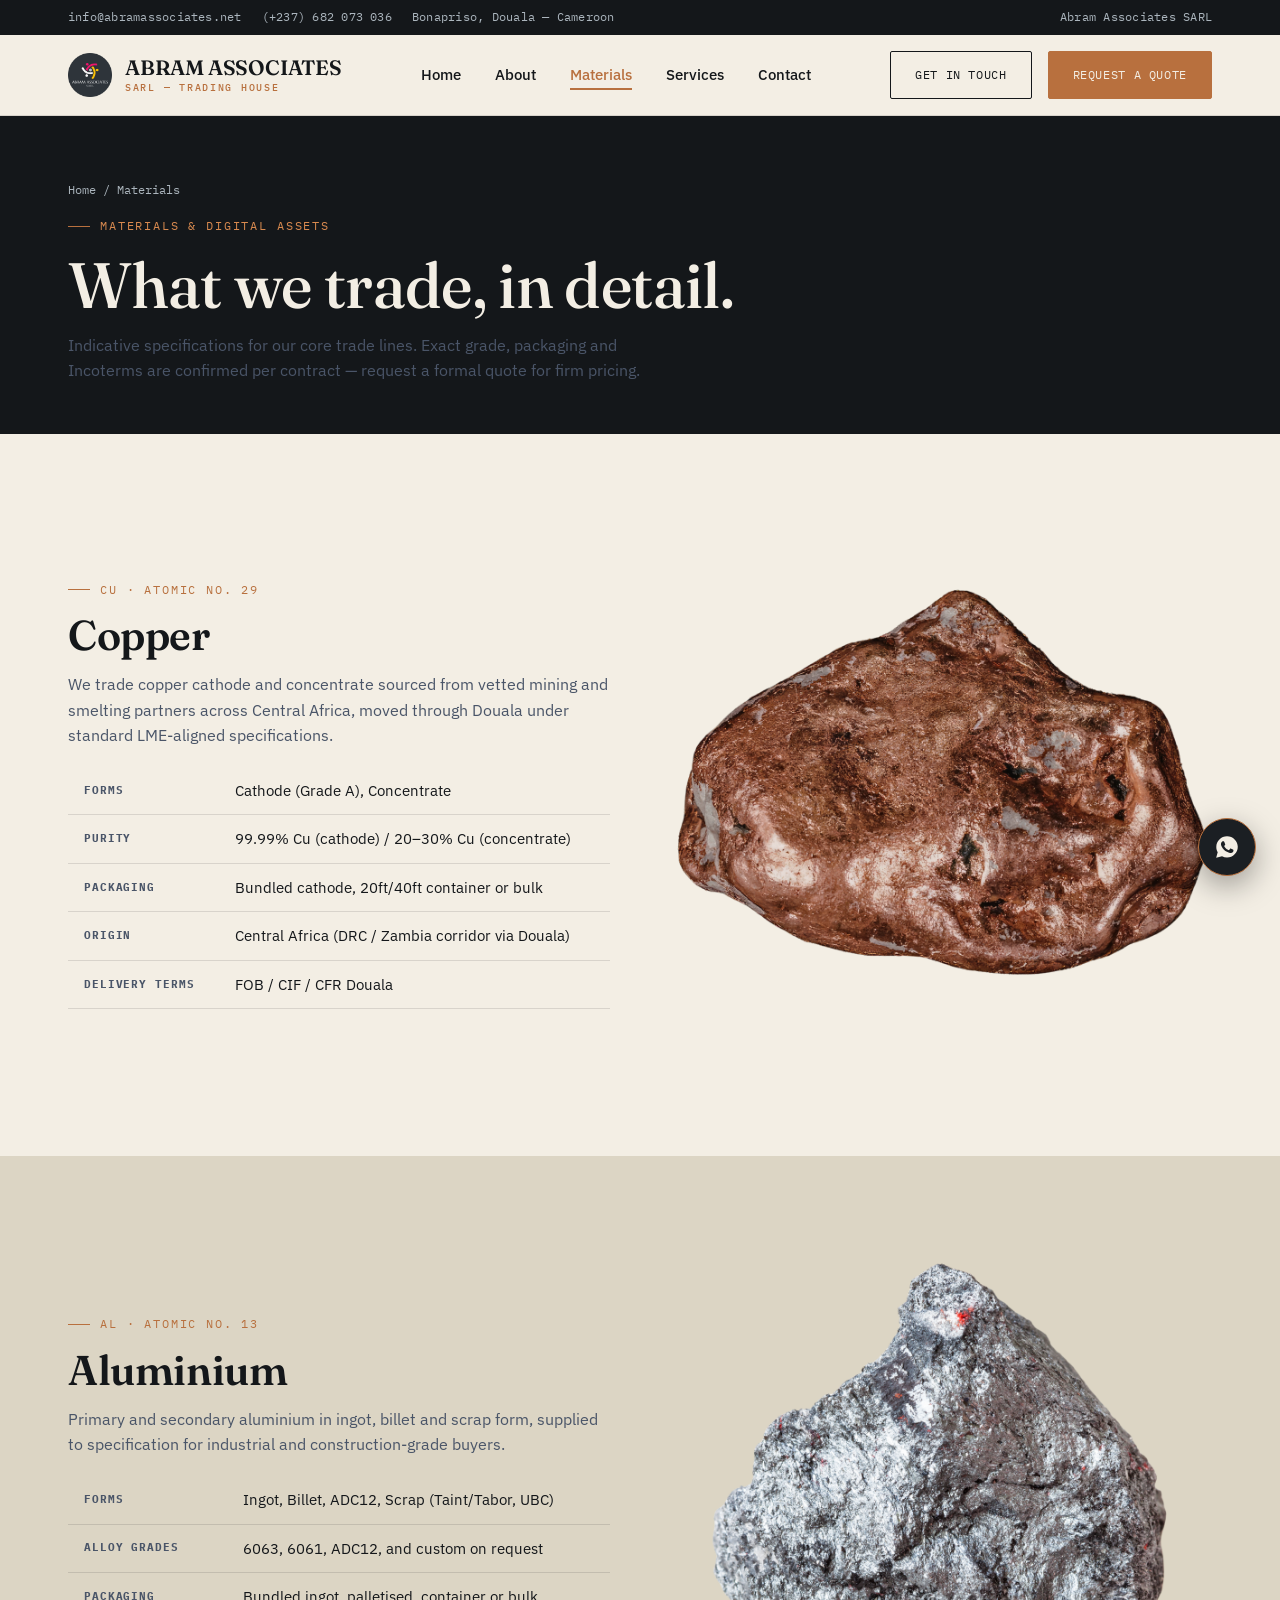
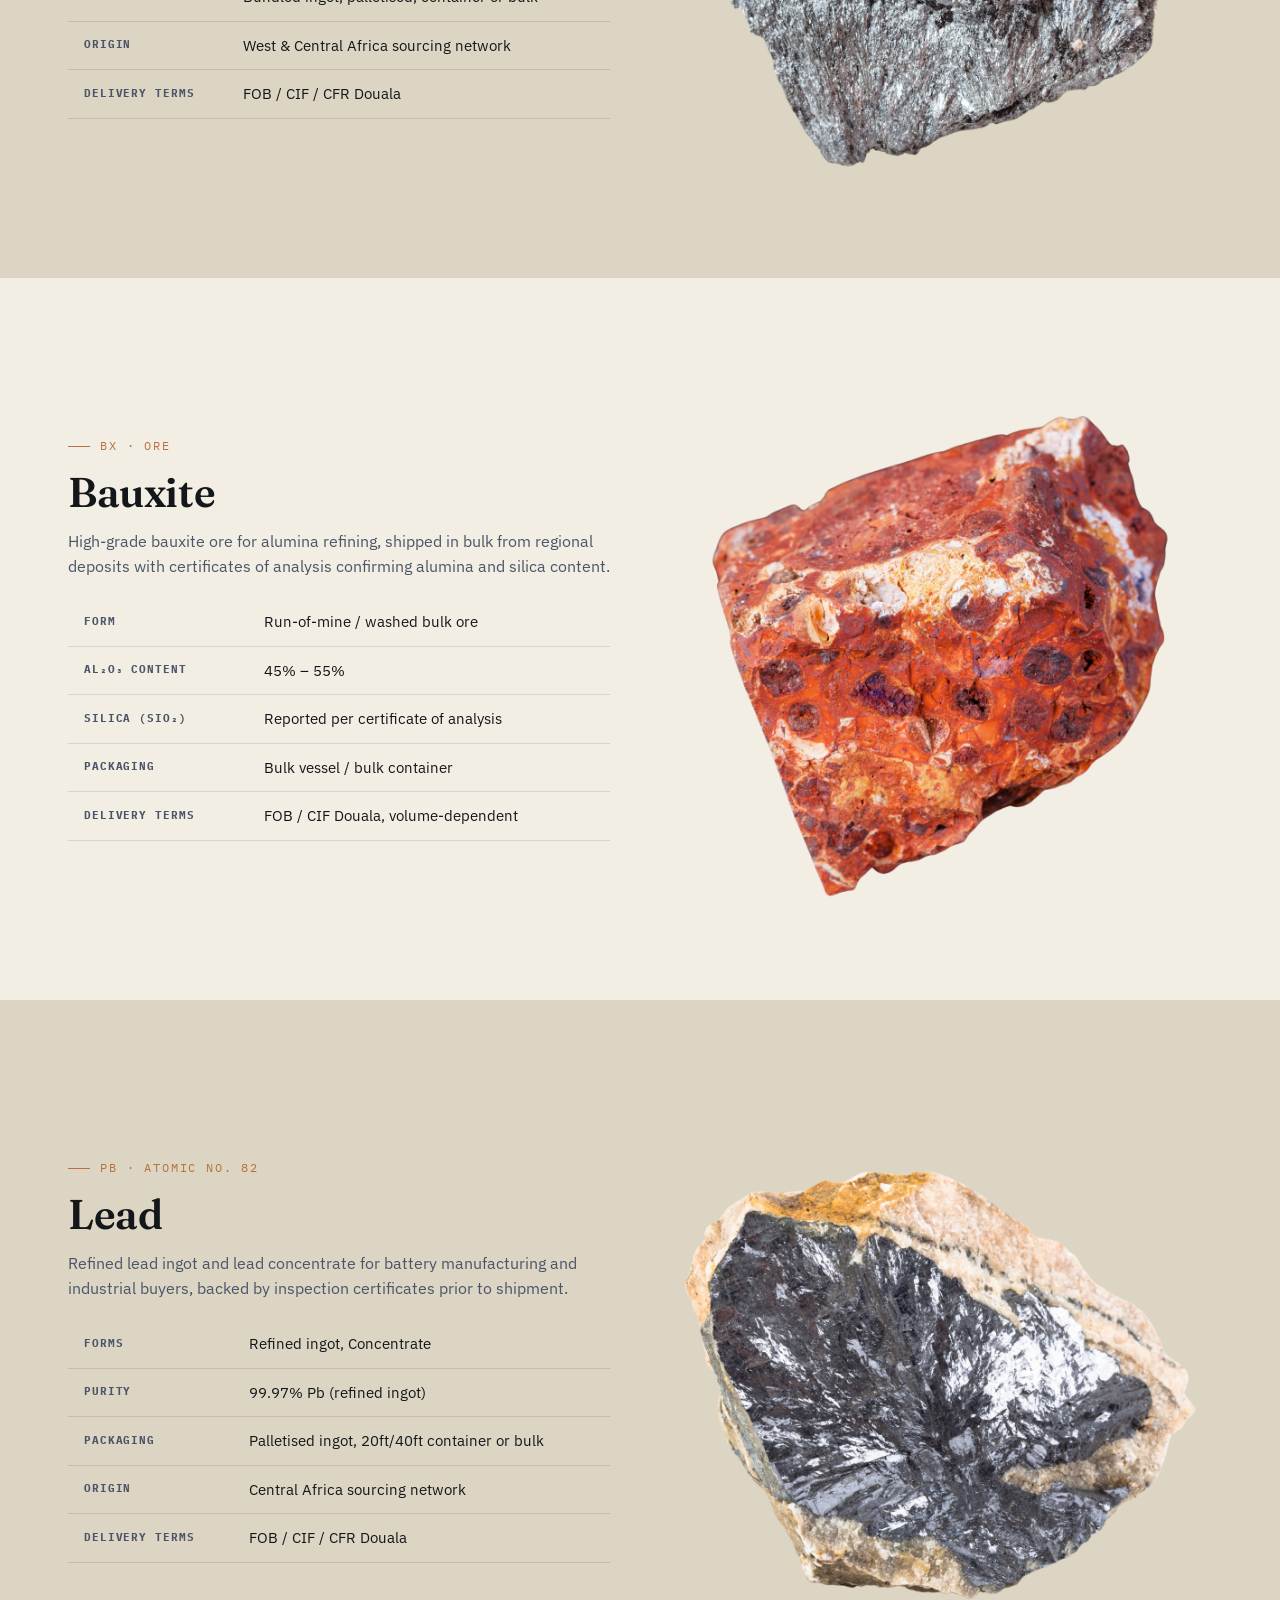
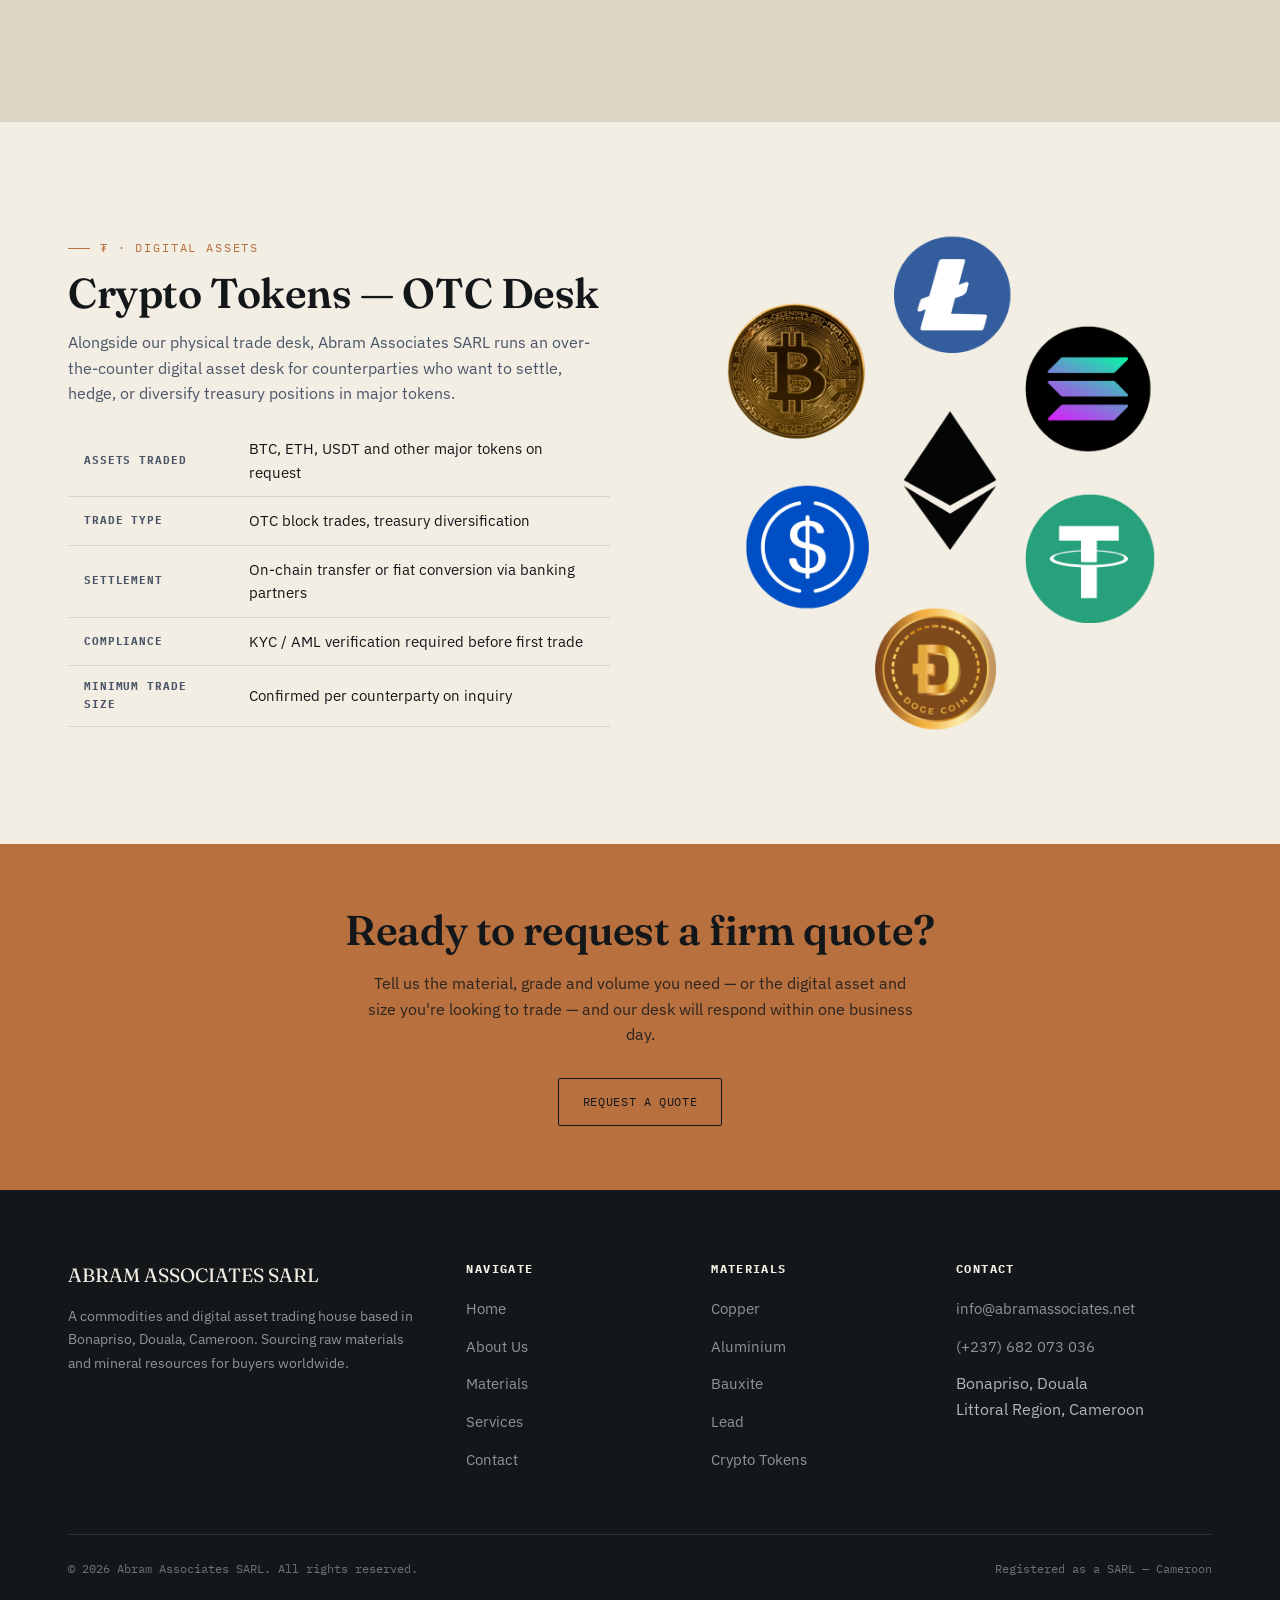
<file: products.html>
<!DOCTYPE html>
<html lang="en">
<head>
<meta charset="UTF-8">
<meta name="viewport" content="width=device-width, initial-scale=1.0">
<title>Materials & Digital Assets — Abram Associates SARL</title>
<meta name="description" content="Copper, Aluminium, Bauxite, Lead and digital asset trading specifications from Abram Associates SARL, Bonapriso, Douala, Cameroon.">
<link rel="icon" href="images/favicon.png" type="image/png">
<link rel="stylesheet" href="css/style.css">
</head>
<body>

<div class="topbar">
  <div class="wrap">
    <div class="topbar-links">
      <a href="mailto:info@abramassociates.net">info@abramassociates.net</a>
      <a href="tel:+237682073036">(+237) 682 073 036</a>
      <span>Bonapriso, Douala — Cameroon</span>
    </div>
    <div class="topbar-links"><span>Abram Associates SARL</span></div>
  </div>
</div>

<header class="site-header">
  <nav class="nav wrap">
    <a href="index.html" class="logo">
      <img src="images/logo-mark.png" alt="" class="logo-mark" onerror="this.style.display='none'">
      <span class="logo-text">ABRAM ASSOCIATES<span class="sub">SARL — Trading House</span></span>
    </a>
    <ul class="nav-links">
      <li><a href="index.html">Home</a></li>
      <li><a href="about.html">About</a></li>
      <li><a href="products.html" class="active">Materials</a></li>
      <li><a href="services.html">Services</a></li>
      <li><a href="contact.html">Contact</a></li>
    </ul>
    <div class="nav-cta">
      <a href="contact.html" class="btn btn-outline-dark">Get In Touch</a>
      <a href="contact.html#quote" class="btn btn-primary">Request a Quote</a>
      <button class="hamburger" aria-label="Toggle menu"><span></span><span></span><span></span></button>
    </div>
  </nav>
</header>

<div class="page-header">
  <div class="wrap">
    <div class="crumb"><a href="index.html">Home</a> / Materials</div>
    <div class="eyebrow">Materials &amp; Digital Assets</div>
    <h1>What we trade, in detail.</h1>
    <p>Indicative specifications for our core trade lines. Exact grade, packaging and Incoterms are confirmed per contract — request a formal quote for firm pricing.</p>
  </div>
</div>

<!-- COPPER -->
<section id="copper">
  <div class="wrap split">
    <div>
      <div class="eyebrow">Cu · Atomic No. 29</div>
      <h2>Copper</h2>
      <p style="margin-top:14px;">We trade copper cathode and concentrate sourced from vetted mining and smelting partners across Central Africa, moved through Douala under standard LME-aligned specifications.</p>
      <table class="spec-table">
        <tbody>
          <tr><th>Forms</th><td>Cathode (Grade A), Concentrate</td></tr>
          <tr><th>Purity</th><td>99.99% Cu (cathode) / 20–30% Cu (concentrate)</td></tr>
          <tr><th>Packaging</th><td>Bundled cathode, 20ft/40ft container or bulk</td></tr>
          <tr><th>Origin</th><td>Central Africa (DRC / Zambia corridor via Douala)</td></tr>
          <tr><th>Delivery terms</th><td>FOB / CIF / CFR Douala</td></tr>
        </tbody>
      </table>
    </div>
    <div><img src="images/product-copper-large.png" alt="Copper cathodes" onerror="imgFallback(this,'Copper — large product photo','1200','1200')" style="width:100%;"></div>
  </div>
</section>

<!-- ALUMINIUM -->
<section class="bg-dim" id="aluminium">
  <div class="wrap split">
    <div style="order:2;"><img src="images/product-aluminium-large.png" alt="Aluminium ingots" onerror="imgFallback(this,'Aluminium — large product photo','1200','1200')" style="width:100%;"></div>
    <div style="order:1;">
      <div class="eyebrow">Al · Atomic No. 13</div>
      <h2>Aluminium</h2>
      <p style="margin-top:14px;">Primary and secondary aluminium in ingot, billet and scrap form, supplied to specification for industrial and construction-grade buyers.</p>
      <table class="spec-table">
        <tbody>
          <tr><th>Forms</th><td>Ingot, Billet, ADC12, Scrap (Taint/Tabor, UBC)</td></tr>
          <tr><th>Alloy grades</th><td>6063, 6061, ADC12, and custom on request</td></tr>
          <tr><th>Packaging</th><td>Bundled ingot, palletised, container or bulk</td></tr>
          <tr><th>Origin</th><td>West &amp; Central Africa sourcing network</td></tr>
          <tr><th>Delivery terms</th><td>FOB / CIF / CFR Douala</td></tr>
        </tbody>
      </table>
    </div>
  </div>
</section>

<!-- BAUXITE -->
<section id="bauxite">
  <div class="wrap split">
    <div>
      <div class="eyebrow">Bx · Ore</div>
      <h2>Bauxite</h2>
      <p style="margin-top:14px;">High-grade bauxite ore for alumina refining, shipped in bulk from regional deposits with certificates of analysis confirming alumina and silica content.</p>
      <table class="spec-table">
        <tbody>
          <tr><th>Form</th><td>Run-of-mine / washed bulk ore</td></tr>
          <tr><th>Al₂O₃ content</th><td>45% – 55%</td></tr>
          <tr><th>Silica (SiO₂)</th><td>Reported per certificate of analysis</td></tr>
          <tr><th>Packaging</th><td>Bulk vessel / bulk container</td></tr>
          <tr><th>Delivery terms</th><td>FOB / CIF Douala, volume-dependent</td></tr>
        </tbody>
      </table>
    </div>
    <div><img src="images/product-bauxite-large.png" alt="Bauxite ore" onerror="imgFallback(this,'Bauxite — large product photo','1200','1200')" style="width:100%;"></div>
  </div>
</section>

<!-- LEAD -->
<section class="bg-dim" id="lead">
  <div class="wrap split">
    <div style="order:2;"><img src="images/product-lead-large.png" alt="Refined lead ingots" onerror="imgFallback(this,'Lead — large product photo','1200','1200')" style="width:100%;"></div>
    <div style="order:1;">
      <div class="eyebrow">Pb · Atomic No. 82</div>
      <h2>Lead</h2>
      <p style="margin-top:14px;">Refined lead ingot and lead concentrate for battery manufacturing and industrial buyers, backed by inspection certificates prior to shipment.</p>
      <table class="spec-table">
        <tbody>
          <tr><th>Forms</th><td>Refined ingot, Concentrate</td></tr>
          <tr><th>Purity</th><td>99.97% Pb (refined ingot)</td></tr>
          <tr><th>Packaging</th><td>Palletised ingot, 20ft/40ft container or bulk</td></tr>
          <tr><th>Origin</th><td>Central Africa sourcing network</td></tr>
          <tr><th>Delivery terms</th><td>FOB / CIF / CFR Douala</td></tr>
        </tbody>
      </table>
    </div>
  </div>
</section>

<!-- CRYPTO -->
<section id="crypto">
  <div class="wrap split">
    <div>
      <div class="eyebrow">₮ · Digital Assets</div>
      <h2>Crypto Tokens — OTC Desk</h2>
      <p style="margin-top:14px;">Alongside our physical trade desk, Abram Associates SARL runs an over-the-counter digital asset desk for counterparties who want to settle, hedge, or diversify treasury positions in major tokens.</p>
      <table class="spec-table">
        <tbody>
          <tr><th>Assets traded</th><td>BTC, ETH, USDT and other major tokens on request</td></tr>
          <tr><th>Trade type</th><td>OTC block trades, treasury diversification</td></tr>
          <tr><th>Settlement</th><td>On-chain transfer or fiat conversion via banking partners</td></tr>
          <tr><th>Compliance</th><td>KYC / AML verification required before first trade</td></tr>
          <tr><th>Minimum trade size</th><td>Confirmed per counterparty on inquiry</td></tr>
        </tbody>
      </table>
    </div>
    <div><img src="images/product-crypto-large.png" alt="Digital asset OTC trading" onerror="imgFallback(this,'Crypto tokens — graphic/photo','1200','1200')" style="width:100%;"></div>
  </div>
</section>

<section class="cta-banner">
  <div class="wrap">
    <h2>Ready to request a firm quote?</h2>
    <p>Tell us the material, grade and volume you need — or the digital asset and size you're looking to trade — and our desk will respond within one business day.</p>
    <div class="hero-actions">
      <a href="contact.html#quote" class="btn btn-outline-dark" style="border-color:var(--ink);">Request a Quote</a>
    </div>
  </div>
</section>

<footer>
  <div class="wrap">
    <div class="footer-grid">
      <div>
        <div class="footer-logo">ABRAM ASSOCIATES SARL</div>
        <p>A commodities and digital asset trading house based in Bonapriso, Douala, Cameroon. Sourcing raw materials and mineral resources for buyers worldwide.</p>
      </div>
      <div class="footer-col">
        <h5>Navigate</h5>
        <ul>
          <li><a href="index.html">Home</a></li>
          <li><a href="about.html">About Us</a></li>
          <li><a href="products.html">Materials</a></li>
          <li><a href="services.html">Services</a></li>
          <li><a href="contact.html">Contact</a></li>
        </ul>
      </div>
      <div class="footer-col">
        <h5>Materials</h5>
        <ul>
          <li><a href="products.html#copper">Copper</a></li>
          <li><a href="products.html#aluminium">Aluminium</a></li>
          <li><a href="products.html#bauxite">Bauxite</a></li>
          <li><a href="products.html#lead">Lead</a></li>
          <li><a href="products.html#crypto">Crypto Tokens</a></li>
        </ul>
      </div>
      <div class="footer-col">
        <h5>Contact</h5>
        <ul>
          <li><a href="mailto:info@abramassociates.net">info@abramassociates.net</a></li>
          <li><a href="tel:+237682073036">(+237) 682 073 036</a></li>
          <li><span>Bonapriso, Douala<br>Littoral Region, Cameroon</span></li>
        </ul>
      </div>
    </div>
    <div class="footer-bottom">
      <span>© <span id="year"></span> Abram Associates SARL. All rights reserved.</span>
      <span>Registered as a SARL — Cameroon</span>
    </div>
  </div>
</footer>

<a href="https://wa.me/237682073036" class="wa-float" target="_blank" rel="noopener" aria-label="Chat on WhatsApp">
  <svg width="26" height="26" viewBox="0 0 24 24" fill="currentColor"><path d="M12.04 2C6.58 2 2.13 6.45 2.13 11.91c0 1.75.46 3.4 1.28 4.84L2 22l5.4-1.42a9.87 9.87 0 0 0 4.64 1.18h.01c5.46 0 9.9-4.45 9.9-9.91C21.95 6.45 17.5 2 12.04 2Zm5.8 14.06c-.24.68-1.4 1.3-1.94 1.38-.5.08-1.12.11-1.8-.11-.42-.13-.95-.31-1.63-.6-2.86-1.24-4.73-4.12-4.87-4.31-.14-.19-1.17-1.56-1.17-2.97 0-1.41.74-2.1 1-2.39.26-.28.57-.35.76-.35h.55c.18 0 .42-.07.65.5.24.57.81 1.98.88 2.12.07.14.12.31.02.5-.1.19-.15.31-.29.48-.14.17-.3.37-.43.5-.14.14-.29.29-.13.57.17.28.75 1.24 1.6 2.01 1.1.98 2.03 1.29 2.31 1.43.28.14.44.12.6-.07.17-.19.71-.83.9-1.12.19-.28.38-.23.63-.14.26.09 1.64.78 1.92.92.28.14.47.21.53.33.07.12.07.68-.17 1.36Z"/></svg>
</a>

<script src="js/main.js"></script>
</body>
</html>
</file>
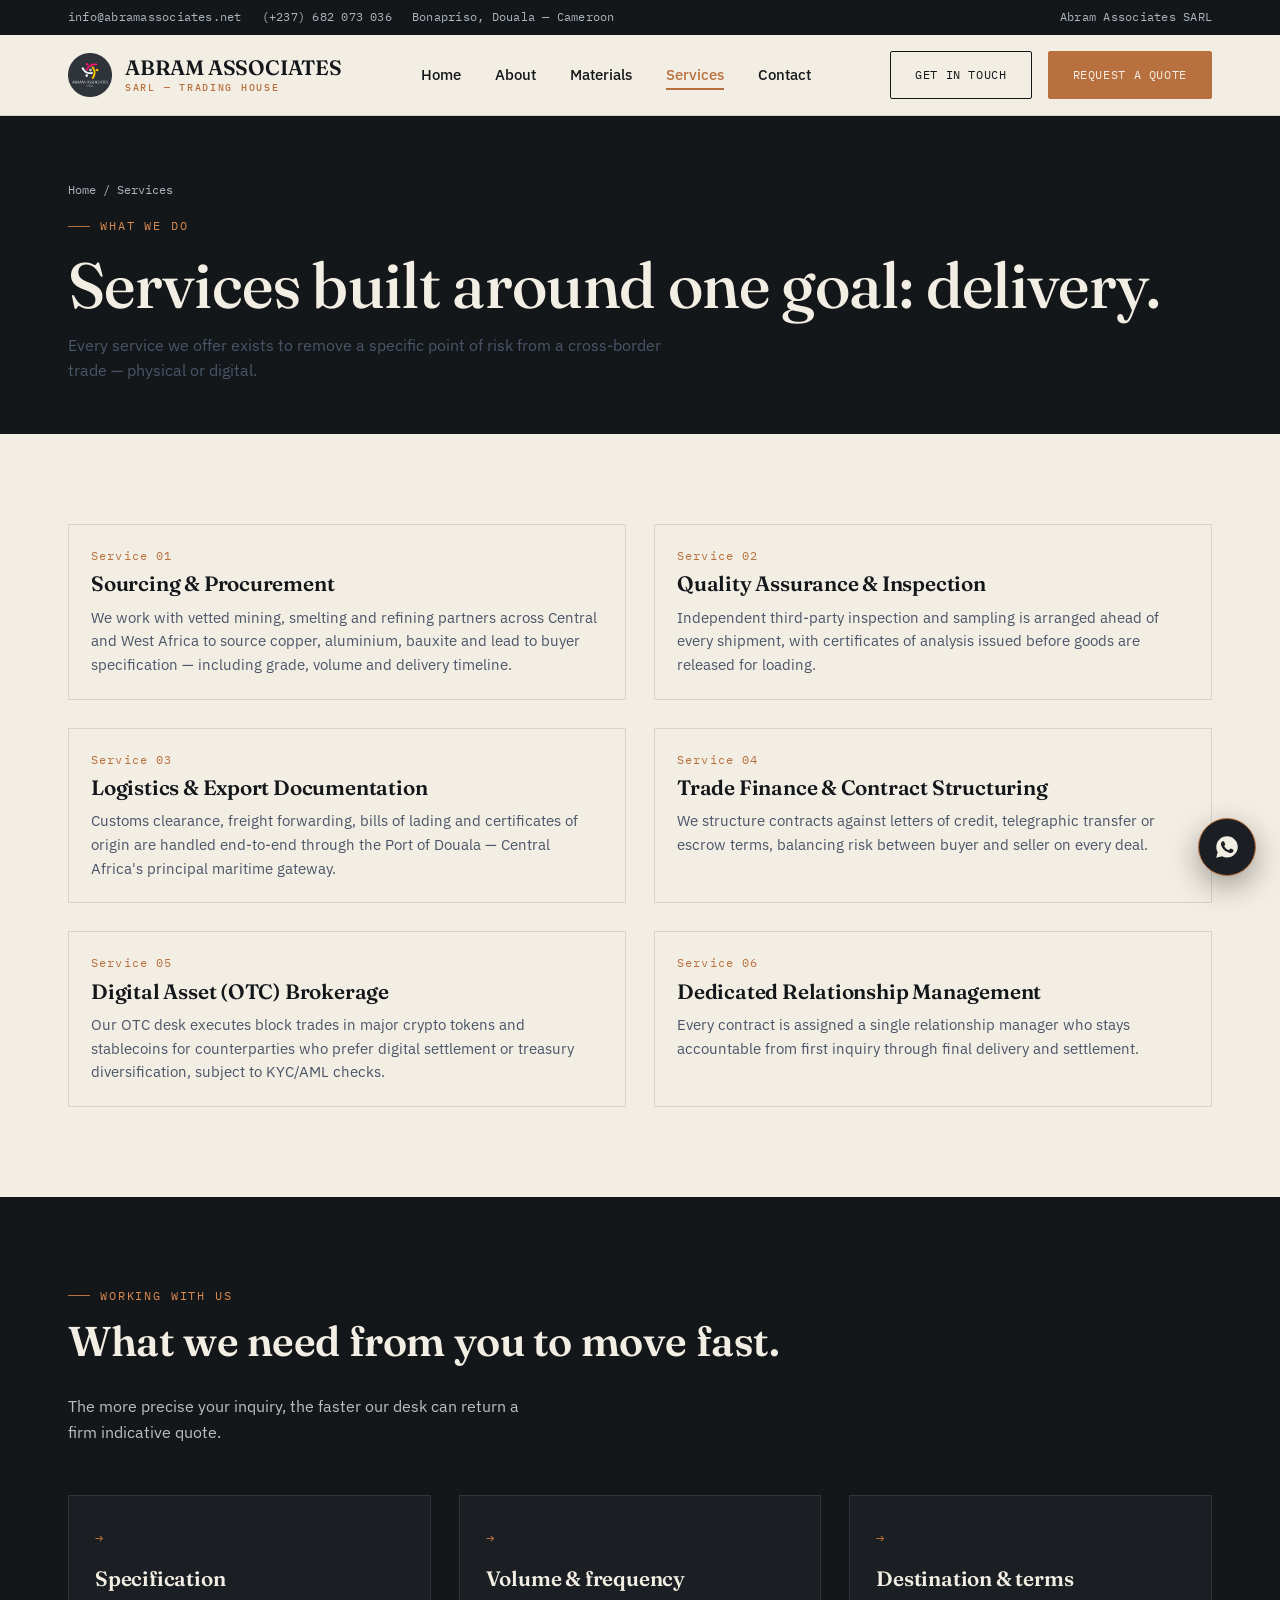
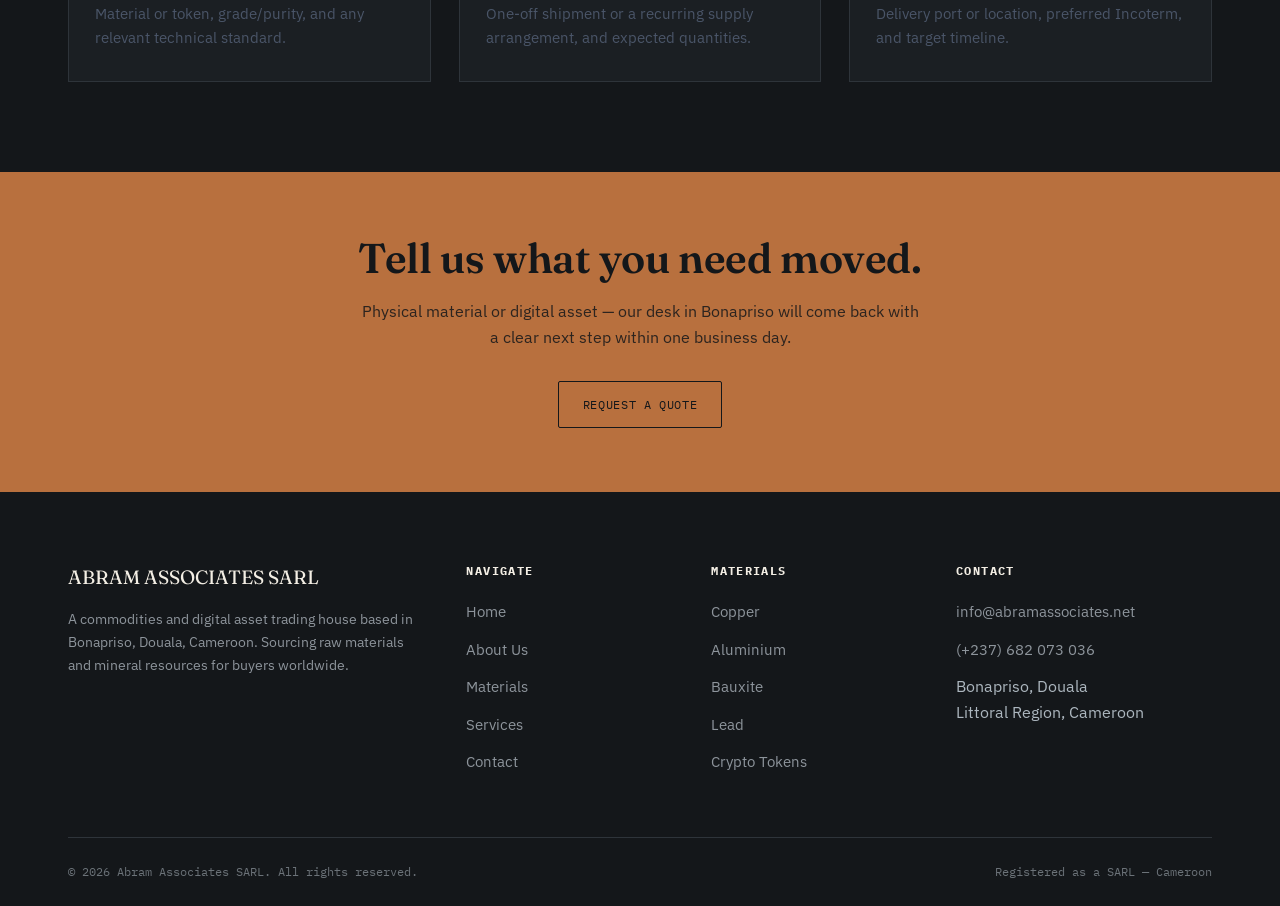
<file: services.html>
<!DOCTYPE html>
<html lang="en">
<head>
<meta charset="UTF-8">
<meta name="viewport" content="width=device-width, initial-scale=1.0">
<title>Services — Abram Associates SARL</title>
<meta name="description" content="Sourcing, quality assurance, logistics, trade finance and digital asset OTC services from Abram Associates SARL, Bonapriso, Douala.">
<link rel="icon" href="images/favicon.png" type="image/png">
<link rel="stylesheet" href="css/style.css">
</head>
<body>

<div class="topbar">
  <div class="wrap">
    <div class="topbar-links">
      <a href="mailto:info@abramassociates.net">info@abramassociates.net</a>
      <a href="tel:+237682073036">(+237) 682 073 036</a>
      <span>Bonapriso, Douala — Cameroon</span>
    </div>
    <div class="topbar-links"><span>Abram Associates SARL</span></div>
  </div>
</div>

<header class="site-header">
  <nav class="nav wrap">
    <a href="index.html" class="logo">
      <img src="images/logo-mark.png" alt="" class="logo-mark" onerror="this.style.display='none'">
      <span class="logo-text">ABRAM ASSOCIATES<span class="sub">SARL — Trading House</span></span>
    </a>
    <ul class="nav-links">
      <li><a href="index.html">Home</a></li>
      <li><a href="about.html">About</a></li>
      <li><a href="products.html">Materials</a></li>
      <li><a href="services.html" class="active">Services</a></li>
      <li><a href="contact.html">Contact</a></li>
    </ul>
    <div class="nav-cta">
      <a href="contact.html" class="btn btn-outline-dark">Get In Touch</a>
      <a href="contact.html#quote" class="btn btn-primary">Request a Quote</a>
      <button class="hamburger" aria-label="Toggle menu"><span></span><span></span><span></span></button>
    </div>
  </nav>
</header>

<div class="page-header">
  <div class="wrap">
    <div class="crumb"><a href="index.html">Home</a> / Services</div>
    <div class="eyebrow">What We Do</div>
    <h1>Services built around one goal: delivery.</h1>
    <p>Every service we offer exists to remove a specific point of risk from a cross-border trade — physical or digital.</p>
  </div>
</div>

<section>
  <div class="wrap">
    <div class="grid-2">
      <div class="material-card">
        <div class="body">
          <span class="sym">Service 01</span>
          <h3>Sourcing &amp; Procurement</h3>
          <p>We work with vetted mining, smelting and refining partners across Central and West Africa to source copper, aluminium, bauxite and lead to buyer specification — including grade, volume and delivery timeline.</p>
        </div>
      </div>
      <div class="material-card">
        <div class="body">
          <span class="sym">Service 02</span>
          <h3>Quality Assurance &amp; Inspection</h3>
          <p>Independent third-party inspection and sampling is arranged ahead of every shipment, with certificates of analysis issued before goods are released for loading.</p>
        </div>
      </div>
      <div class="material-card">
        <div class="body">
          <span class="sym">Service 03</span>
          <h3>Logistics &amp; Export Documentation</h3>
          <p>Customs clearance, freight forwarding, bills of lading and certificates of origin are handled end-to-end through the Port of Douala — Central Africa's principal maritime gateway.</p>
        </div>
      </div>
      <div class="material-card">
        <div class="body">
          <span class="sym">Service 04</span>
          <h3>Trade Finance &amp; Contract Structuring</h3>
          <p>We structure contracts against letters of credit, telegraphic transfer or escrow terms, balancing risk between buyer and seller on every deal.</p>
        </div>
      </div>
      <div class="material-card">
        <div class="body">
          <span class="sym">Service 05</span>
          <h3>Digital Asset (OTC) Brokerage</h3>
          <p>Our OTC desk executes block trades in major crypto tokens and stablecoins for counterparties who prefer digital settlement or treasury diversification, subject to KYC/AML checks.</p>
        </div>
      </div>
      <div class="material-card">
        <div class="body">
          <span class="sym">Service 06</span>
          <h3>Dedicated Relationship Management</h3>
          <p>Every contract is assigned a single relationship manager who stays accountable from first inquiry through final delivery and settlement.</p>
        </div>
      </div>
    </div>
  </div>
</section>

<section class="bg-ink">
  <div class="wrap">
    <div class="section-head">
      <div>
        <div class="eyebrow" style="color:var(--copper-bright)">Working With Us</div>
        <h2>What we need from you to move fast.</h2>
      </div>
      <p style="color:#B9BFC5;">The more precise your inquiry, the faster our desk can return a firm indicative quote.</p>
    </div>
    <div class="grid-3">
      <div class="service-card">
        <span class="num">→</span>
        <h3>Specification</h3>
        <p>Material or token, grade/purity, and any relevant technical standard.</p>
      </div>
      <div class="service-card">
        <span class="num">→</span>
        <h3>Volume &amp; frequency</h3>
        <p>One-off shipment or a recurring supply arrangement, and expected quantities.</p>
      </div>
      <div class="service-card">
        <span class="num">→</span>
        <h3>Destination &amp; terms</h3>
        <p>Delivery port or location, preferred Incoterm, and target timeline.</p>
      </div>
    </div>
  </div>
</section>

<section class="cta-banner">
  <div class="wrap">
    <h2>Tell us what you need moved.</h2>
    <p>Physical material or digital asset — our desk in Bonapriso will come back with a clear next step within one business day.</p>
    <div class="hero-actions">
      <a href="contact.html#quote" class="btn btn-outline-dark" style="border-color:var(--ink);">Request a Quote</a>
    </div>
  </div>
</section>

<footer>
  <div class="wrap">
    <div class="footer-grid">
      <div>
        <div class="footer-logo">ABRAM ASSOCIATES SARL</div>
        <p>A commodities and digital asset trading house based in Bonapriso, Douala, Cameroon. Sourcing raw materials and mineral resources for buyers worldwide.</p>
      </div>
      <div class="footer-col">
        <h5>Navigate</h5>
        <ul>
          <li><a href="index.html">Home</a></li>
          <li><a href="about.html">About Us</a></li>
          <li><a href="products.html">Materials</a></li>
          <li><a href="services.html">Services</a></li>
          <li><a href="contact.html">Contact</a></li>
        </ul>
      </div>
      <div class="footer-col">
        <h5>Materials</h5>
        <ul>
          <li><a href="products.html#copper">Copper</a></li>
          <li><a href="products.html#aluminium">Aluminium</a></li>
          <li><a href="products.html#bauxite">Bauxite</a></li>
          <li><a href="products.html#lead">Lead</a></li>
          <li><a href="products.html#crypto">Crypto Tokens</a></li>
        </ul>
      </div>
      <div class="footer-col">
        <h5>Contact</h5>
        <ul>
          <li><a href="mailto:info@abramassociates.net">info@abramassociates.net</a></li>
          <li><a href="tel:+237682073036">(+237) 682 073 036</a></li>
          <li><span>Bonapriso, Douala<br>Littoral Region, Cameroon</span></li>
        </ul>
      </div>
    </div>
    <div class="footer-bottom">
      <span>© <span id="year"></span> Abram Associates SARL. All rights reserved.</span>
      <span>Registered as a SARL — Cameroon</span>
    </div>
  </div>
</footer>

<a href="https://wa.me/237682073036" class="wa-float" target="_blank" rel="noopener" aria-label="Chat on WhatsApp">
  <svg width="26" height="26" viewBox="0 0 24 24" fill="currentColor"><path d="M12.04 2C6.58 2 2.13 6.45 2.13 11.91c0 1.75.46 3.4 1.28 4.84L2 22l5.4-1.42a9.87 9.87 0 0 0 4.64 1.18h.01c5.46 0 9.9-4.45 9.9-9.91C21.95 6.45 17.5 2 12.04 2Zm5.8 14.06c-.24.68-1.4 1.3-1.94 1.38-.5.08-1.12.11-1.8-.11-.42-.13-.95-.31-1.63-.6-2.86-1.24-4.73-4.12-4.87-4.31-.14-.19-1.17-1.56-1.17-2.97 0-1.41.74-2.1 1-2.39.26-.28.57-.35.76-.35h.55c.18 0 .42-.07.65.5.24.57.81 1.98.88 2.12.07.14.12.31.02.5-.1.19-.15.31-.29.48-.14.17-.3.37-.43.5-.14.14-.29.29-.13.57.17.28.75 1.24 1.6 2.01 1.1.98 2.03 1.29 2.31 1.43.28.14.44.12.6-.07.17-.19.71-.83.9-1.12.19-.28.38-.23.63-.14.26.09 1.64.78 1.92.92.28.14.47.21.53.33.07.12.07.68-.17 1.36Z"/></svg>
</a>

<script src="js/main.js"></script>
</body>
</html>
</file>
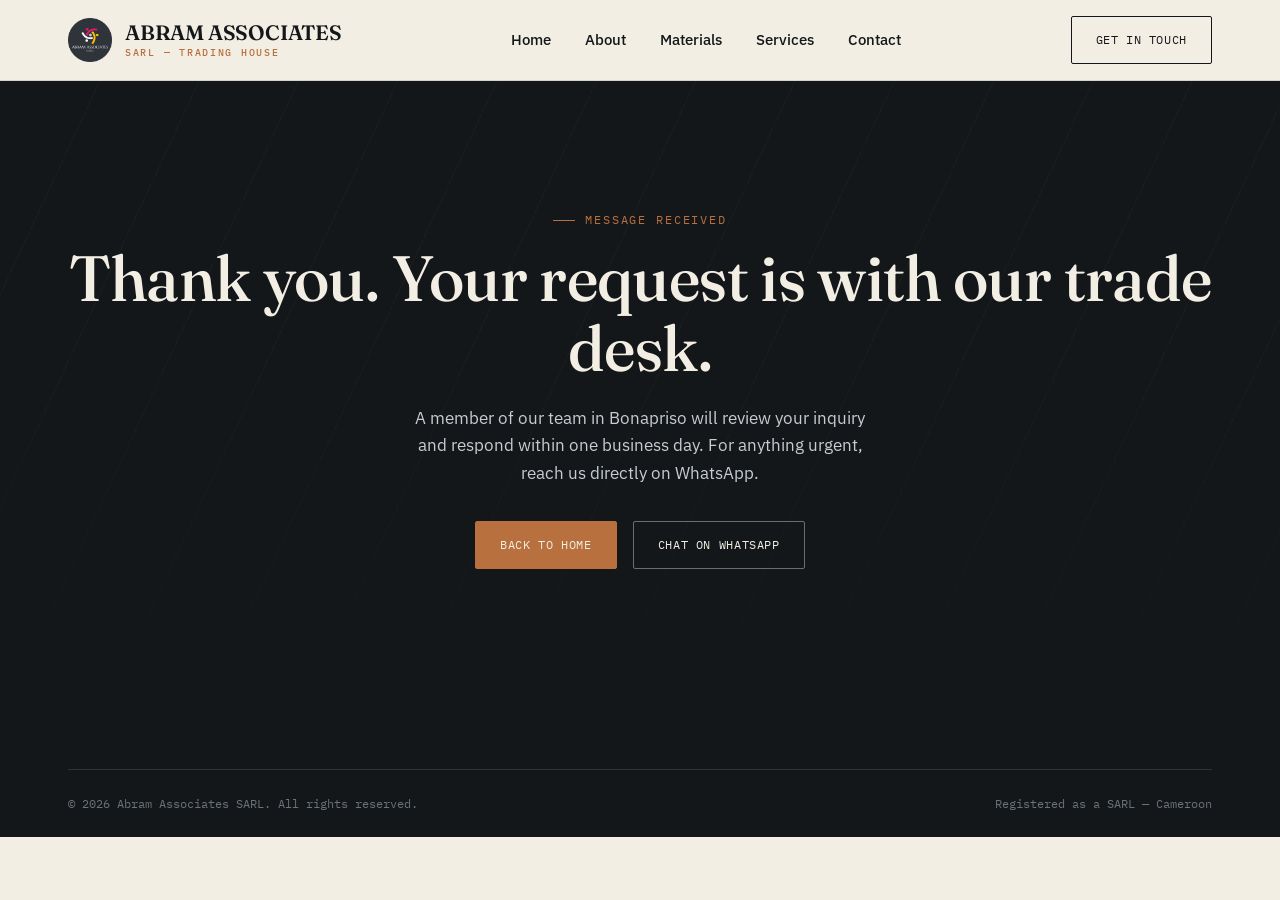
<file: thank-you.html>
<!DOCTYPE html>
<html lang="en">
<head>
<meta charset="UTF-8">
<meta name="viewport" content="width=device-width, initial-scale=1.0">
<title>Thank You — Abram Associates SARL</title>
<link rel="icon" href="images/favicon.png" type="image/png">
<link rel="stylesheet" href="css/style.css">
</head>
<body>

<header class="site-header">
  <nav class="nav wrap">
    <a href="index.html" class="logo">
      <img src="images/logo-mark.png" alt="" class="logo-mark" onerror="this.style.display='none'">
      <span class="logo-text">ABRAM ASSOCIATES<span class="sub">SARL — Trading House</span></span>
    </a>
    <ul class="nav-links">
      <li><a href="index.html">Home</a></li>
      <li><a href="about.html">About</a></li>
      <li><a href="products.html">Materials</a></li>
      <li><a href="services.html">Services</a></li>
      <li><a href="contact.html">Contact</a></li>
    </ul>
    <div class="nav-cta">
      <a href="contact.html" class="btn btn-outline-dark">Get In Touch</a>
      <button class="hamburger" aria-label="Toggle menu"><span></span><span></span><span></span></button>
    </div>
  </nav>
</header>

<section class="hero" style="padding: 130px 0;">
  <div class="wrap text-center">
    <div class="eyebrow" style="justify-content:center;">Message Received</div>
    <h1>Thank you. Your request is with our trade desk.</h1>
    <p class="hero-lede" style="margin:20px auto 34px;">A member of our team in Bonapriso will review your inquiry and respond within one business day. For anything urgent, reach us directly on WhatsApp.</p>
    <div class="hero-actions" style="justify-content:center;">
      <a href="index.html" class="btn btn-primary">Back to Home</a>
      <a href="https://wa.me/237682073036" class="btn btn-outline-light" target="_blank" rel="noopener">Chat on WhatsApp</a>
    </div>
  </div>
</section>

<footer>
  <div class="wrap">
    <div class="footer-bottom" style="border-top:1px solid var(--steel-line); padding-top:24px;">
      <span>© <span id="year"></span> Abram Associates SARL. All rights reserved.</span>
      <span>Registered as a SARL — Cameroon</span>
    </div>
  </div>
</footer>

<script src="js/main.js"></script>
</body>
</html>
</file>
<file: css/style.css>
/* ===========================================================
   ABRAM ASSOCIATES SARL — Design System
   Palette drawn from the traded materials themselves:
   anthracite (raw ore), copper, bauxite ochre, aluminium silver.
   Display: Fraunces (ledger/certificate character)
   Body: IBM Plex Sans | Data/ticker: IBM Plex Mono
   =========================================================== */

@import url('https://fonts.googleapis.com/css2?family=Fraunces:opsz,wght@9..144,400;9..144,500;9..144,600;9..144,700&family=IBM+Plex+Sans:wght@400;500;600;700&family=IBM+Plex+Mono:wght@400;500;600&display=swap');

:root{
  /* colors */
  --ink:            #14171A;
  --ink-2:          #1B1F23;
  --ink-3:          #23282D;
  --paper:          #F3EEE4;
  --paper-dim:      #DCD5C4;
  --copper:         #B8703E;
  --copper-bright:  #D98A4F;
  --bauxite:        #9C4A34;
  --aluminium:      #ACB6BE;
  --steel:          #4A5568;
  --steel-line:     #2E343A;
  --live:           #7DA087;
  --paper-line:     rgba(20,23,26,0.12);

  /* type */
  --f-display: 'Fraunces', serif;
  --f-body: 'IBM Plex Sans', -apple-system, sans-serif;
  --f-mono: 'IBM Plex Mono', monospace;

  --container: 1200px;
  --radius: 2px;
}

*{ box-sizing: border-box; margin:0; padding:0; }
html{ scroll-behavior:smooth; }
body{
  font-family: var(--f-body);
  background: var(--paper);
  color: var(--ink);
  line-height: 1.6;
  -webkit-font-smoothing: antialiased;
  overflow-x: hidden;
}
img{ max-width:100%; display:block; }
a{ color:inherit; text-decoration:none; }
ul{ list-style:none; }
button{ font-family:inherit; cursor:pointer; }
input, textarea, select{ font-family:inherit; font-size:1rem; }

.wrap{ max-width: var(--container); margin:0 auto; padding: 0 28px; }

::selection{ background: var(--copper); color: var(--paper); }

:focus-visible{
  outline: 2px solid var(--copper);
  outline-offset: 3px;
}

/* -------- eyebrow / small labels -------- */
.eyebrow{
  font-family: var(--f-mono);
  font-size: 0.72rem;
  letter-spacing: 0.16em;
  text-transform: uppercase;
  color: var(--copper);
  display:flex;
  align-items:center;
  gap:10px;
  margin-bottom: 14px;
}
.eyebrow::before{
  content:"";
  width: 22px; height: 1px;
  background: var(--copper);
  display:inline-block;
}

/* -------- headings -------- */
h1,h2,h3,h4{
  font-family: var(--f-display);
  font-weight: 600;
  line-height: 1.08;
  letter-spacing: -0.01em;
}
h1{ font-size: clamp(2.4rem, 5vw, 4.2rem); font-weight: 500; }
h2{ font-size: clamp(1.8rem, 3.4vw, 2.6rem); }
h3{ font-size: 1.3rem; }
p{ color: var(--steel); }
.on-dark p{ color: #B9BFC5; }

/* =============== TOP UTILITY BAR =============== */
.topbar{
  background: var(--ink);
  color: var(--aluminium);
  font-family: var(--f-mono);
  font-size: 0.74rem;
  letter-spacing: 0.02em;
}
.topbar .wrap{
  display:flex; justify-content:space-between; align-items:center;
  padding: 8px 28px;
  flex-wrap: wrap;
  gap: 6px;
}
.topbar a{ color: var(--aluminium); }
.topbar a:hover{ color: var(--copper-bright); }
.topbar-links{ display:flex; gap:20px; flex-wrap:wrap; }

/* =============== HEADER / NAV =============== */
header.site-header{
  position: sticky; top:0; z-index: 100;
  background: var(--paper);
  border-bottom: 1px solid var(--paper-line);
}
.nav{
  display:flex; align-items:center; justify-content:space-between;
  padding: 16px 28px;
}
.logo{
  display:flex; align-items:center; gap: 13px;
}
.logo-mark{
  height: 44px; width: 44px;
  object-fit: contain;
  flex-shrink: 0;
}
.logo-text{
  font-family: var(--f-display);
  font-size: 1.3rem;
  font-weight: 600;
  letter-spacing: -0.01em;
  display:flex; flex-direction:column; line-height:1.1;
}
.logo-text span.sub{
  font-family: var(--f-mono);
  font-size: 0.6rem;
  letter-spacing: 0.18em;
  text-transform: uppercase;
  color: var(--copper);
  font-weight:500;
  margin-top:3px;
}
.nav-links{
  display:flex; align-items:center; gap: 34px;
  font-size: 0.92rem; font-weight: 500;
}
.nav-links a{
  position:relative; padding: 6px 0;
  color: var(--ink);
}
.nav-links a::after{
  content:""; position:absolute; left:0; bottom:0;
  width:0; height:2px; background: var(--copper);
  transition: width 0.25s ease;
}
.nav-links a:hover::after, .nav-links a.active::after{ width:100%; }
.nav-links a.active{ color: var(--copper); }

.btn{
  display:inline-flex; align-items:center; gap:8px;
  font-family: var(--f-mono);
  font-size: 0.78rem;
  letter-spacing: 0.05em;
  text-transform: uppercase;
  padding: 13px 24px;
  border-radius: var(--radius);
  border: 1px solid transparent;
  transition: all 0.2s ease;
  white-space: nowrap;
}
.btn-primary{
  background: var(--copper);
  color: var(--paper);
  border-color: var(--copper);
}
.btn-primary:hover{ background: var(--copper-bright); border-color: var(--copper-bright); }
.btn-outline-dark{
  border-color: var(--ink);
  color: var(--ink);
}
.btn-outline-dark:hover{ background: var(--ink); color: var(--paper); }
.btn-outline-light{
  border-color: rgba(243,238,228,0.4);
  color: var(--paper);
}
.btn-outline-light:hover{ background: var(--paper); color: var(--ink); }
.btn-block{ width:100%; justify-content:center; }

.nav-cta{ display:flex; align-items:center; gap:16px; }
.hamburger{ display:none; background:none; border:none; }
.hamburger span{
  display:block; width:24px; height:2px; background:var(--ink); margin:5px 0;
  transition: 0.25s;
}

/* =============== TICKER (signature element) =============== */
.ticker-strip{
  background: var(--ink);
  border-top: 1px solid var(--steel-line);
  border-bottom: 1px solid var(--steel-line);
  overflow: hidden;
  white-space: nowrap;
  position: relative;
}
.ticker-strip::before, .ticker-strip::after{
  content:""; position:absolute; top:0; bottom:0; width:60px; z-index:2;
  pointer-events:none;
}
.ticker-strip::before{ left:0; background: linear-gradient(90deg, var(--ink), transparent); }
.ticker-strip::after{ right:0; background: linear-gradient(270deg, var(--ink), transparent); }
.ticker-track{
  display:inline-flex;
  animation: scroll-left 38s linear infinite;
  padding: 12px 0;
}
.ticker-track:hover{ animation-play-state: paused; }
.ticker-item{
  font-family: var(--f-mono);
  font-size: 0.78rem;
  color: var(--aluminium);
  display:inline-flex; align-items:center; gap:10px;
  padding: 0 26px;
  border-right: 1px solid var(--steel-line);
}
.ticker-item .sym{ color: var(--copper-bright); font-weight:600; }
.ticker-item .dot{ width:6px; height:6px; border-radius:50%; background: var(--live); display:inline-block; }
@keyframes scroll-left{
  from{ transform: translateX(0); }
  to{ transform: translateX(-50%); }
}
@media (prefers-reduced-motion: reduce){
  .ticker-track{ animation: none; overflow-x:auto; }
}

/* =============== HERO =============== */
.hero{
  background: var(--ink);
  color: var(--paper);
  padding: 100px 0 90px;
  position: relative;
  overflow:hidden;
}
.hero::before{
  content:"";
  position:absolute; inset:0;
  background:
    linear-gradient(180deg, transparent 40%, var(--ink) 100%),
    repeating-linear-gradient(115deg, rgba(184,112,62,0.05) 0px, rgba(184,112,62,0.05) 1px, transparent 1px, transparent 90px);
  pointer-events:none;
}
.hero .wrap{ position:relative; z-index:1; }
.hero-grid{
  display:grid; grid-template-columns: 1.15fr 0.85fr; gap: 60px; align-items:center;
}
.hero h1{ color: var(--paper); margin-bottom: 22px; }
.hero h1 em{ color: var(--copper-bright); font-style:normal; }
.hero-lede{ font-size: 1.08rem; color:#C7CCD1; max-width: 46ch; margin-bottom: 34px; }
.hero-actions{ display:flex; gap:16px; flex-wrap:wrap; }

.hero-panel{
  background: var(--ink-2);
  border: 1px solid var(--steel-line);
  padding: 28px;
}
.hero-panel .panel-label{
  font-family: var(--f-mono); font-size:0.7rem; letter-spacing:0.14em;
  text-transform:uppercase; color: var(--aluminium); margin-bottom: 18px;
  display:flex; justify-content:space-between;
}
.spec-row{
  display:flex; justify-content:space-between; align-items:baseline;
  padding: 13px 0; border-top: 1px solid var(--steel-line);
  font-family: var(--f-mono); font-size: 0.85rem;
}
.spec-row:first-of-type{ border-top:none; }
.spec-row .k{ color:#9AA1A8; }
.spec-row .v{ color: var(--paper); font-weight:600; }
.spec-row .v.up{ color: var(--live); }

/* =============== TRUST BAR =============== */
.trust-bar{
  background: var(--paper-dim);
  border-bottom: 1px solid var(--paper-line);
}
.trust-bar .wrap{
  display:flex; flex-wrap:wrap; justify-content:space-between; gap: 20px;
  padding: 26px 28px;
}
.trust-item{
  font-family: var(--f-mono); font-size: 0.76rem;
  letter-spacing: 0.05em; text-transform:uppercase;
  color: var(--steel); display:flex; align-items:center; gap:10px;
}
.trust-item strong{ color: var(--ink); font-weight:600; }

/* =============== SECTIONS =============== */
section{ padding: 90px 0; }
.section-head{
  display:flex; justify-content:space-between; align-items:flex-end;
  gap: 30px; margin-bottom: 50px; flex-wrap:wrap;
}
.section-head p{ max-width: 46ch; }
.bg-ink{ background: var(--ink); color: var(--paper); }
.bg-dim{ background: var(--paper-dim); }

/* -------- grids / cards -------- */
.grid-3{ display:grid; grid-template-columns: repeat(3,1fr); gap: 28px; }
.grid-2{ display:grid; grid-template-columns: repeat(2,1fr); gap: 28px; }
.grid-5{ display:grid; grid-template-columns: repeat(5,1fr); gap: 20px; }

.material-card{
  background: var(--paper);
  border: 1px solid var(--paper-line);
  transition: transform 0.25s ease, box-shadow 0.25s ease;
  display:flex; flex-direction:column;
}
.material-card:hover{ transform: translateY(-4px); box-shadow: 0 18px 40px rgba(20,23,26,0.12); }
.material-card .thumb{ aspect-ratio: 1/1; overflow:hidden; background: var(--ink-3); }
.material-card .thumb img{ width:100%; height:100%; object-fit:cover; }
.material-card .body{ padding: 22px; flex:1; display:flex; flex-direction:column; }
.material-card .sym{
  font-family: var(--f-mono); font-size:0.72rem; color: var(--copper);
  letter-spacing:0.1em; margin-bottom:8px;
}
.material-card h3{ margin-bottom: 10px; }
.material-card p{ font-size: 0.92rem; flex:1; }
.material-card .more{
  margin-top: 16px; font-family: var(--f-mono); font-size:0.76rem;
  text-transform:uppercase; letter-spacing:0.05em; color: var(--ink);
  display:flex; align-items:center; gap:8px;
}
.material-card .more::after{ content:"→"; transition: transform 0.2s; }
.material-card:hover .more::after{ transform: translateX(4px); }

.service-card{
  padding: 32px 26px; border: 1px solid var(--steel-line);
  background: var(--ink-2);
}
.service-card .num{ font-family: var(--f-mono); color: var(--copper); font-size:0.85rem; margin-bottom:18px; display:block; }
.service-card h3{ color: var(--paper); margin-bottom: 12px; }
.service-card p{ font-size: 0.92rem; }

/* -------- process steps -------- */
.process{
  display:grid; grid-template-columns: repeat(5,1fr); gap: 0;
  position:relative;
}
.process::before{
  content:""; position:absolute; top:22px; left:5%; right:5%; height:1px;
  background: var(--paper-line);
}
.process-step{ padding: 0 16px; position:relative; }
.process-step .step-num{
  width:44px; height:44px; border-radius:50%;
  background: var(--paper); border: 1px solid var(--ink);
  display:flex; align-items:center; justify-content:center;
  font-family: var(--f-mono); font-size:0.85rem; font-weight:600;
  margin-bottom: 20px; position:relative; z-index:1;
}
.process-step h3{ font-size: 1.02rem; margin-bottom: 8px; }
.process-step p{ font-size: 0.86rem; }

/* -------- feature list -------- */
.feature-row{
  display:flex; gap: 18px; padding: 22px 0;
  border-top: 1px solid var(--paper-line);
}
.feature-row:last-child{ border-bottom: 1px solid var(--paper-line); }
.feature-row .mark{ font-family: var(--f-mono); color: var(--copper); font-size:0.85rem; padding-top:4px; }
.feature-row h4{ font-family: var(--f-body); font-size:1.02rem; font-weight:600; margin-bottom:4px; }
.feature-row p{ font-size: 0.92rem; margin:0; }

/* -------- CTA banner -------- */
.cta-banner{
  background: var(--copper);
  color: var(--paper);
  padding: 64px 0;
  text-align:center;
}
.cta-banner h2{ color: var(--ink); margin-bottom: 18px; }
.cta-banner p{ color: var(--ink); opacity:0.85; max-width:56ch; margin: 0 auto 30px; }
.cta-banner .hero-actions{ justify-content:center; }

/* -------- image placeholder system -------- */
.img-placeholder{
  width:100%; height:100%;
  background:
    repeating-linear-gradient(45deg, var(--ink-3), var(--ink-3) 12px, var(--ink-2) 12px, var(--ink-2) 24px);
  color: var(--aluminium);
  display:flex; align-items:center; justify-content:center; text-align:center;
  font-family: var(--f-mono); font-size: 0.76rem; letter-spacing:0.04em;
  line-height:1.6; padding: 20px;
  border: 1px dashed var(--steel);
}
.img-placeholder span{ display:block; }
.img-placeholder .dim{ color: var(--copper-bright); font-weight:600; margin-top:4px; }

/* =============== FOOTER =============== */
footer{
  background: var(--ink);
  color: var(--aluminium);
  padding: 70px 0 0;
}
.footer-grid{
  display:grid; grid-template-columns: 1.4fr 0.8fr 0.8fr 1fr; gap: 40px;
  padding-bottom: 50px; border-bottom: 1px solid var(--steel-line);
}
.footer-logo{ font-family: var(--f-display); color: var(--paper); font-size:1.2rem; margin-bottom:14px; }
.footer-grid p{ color:#8D949B; font-size:0.9rem; }
.footer-col h5{
  font-family: var(--f-mono); font-size:0.72rem; letter-spacing:0.12em;
  text-transform:uppercase; color: var(--paper); margin-bottom: 18px;
}
.footer-col ul li{ margin-bottom: 12px; }
.footer-col a{ color:#8D949B; font-size:0.92rem; }
.footer-col a:hover{ color: var(--copper-bright); }
.footer-bottom{
  display:flex; justify-content:space-between; align-items:center;
  padding: 24px 0; font-size:0.78rem; color:#6B7278; flex-wrap:wrap; gap:10px;
  font-family: var(--f-mono);
}

/* =============== WHATSAPP FLOAT =============== */
.wa-float{
  position: fixed; right: 24px; bottom: 24px; z-index: 200;
  background: #1B1F23; color: var(--paper);
  width: 58px; height:58px; border-radius: 50%;
  display:flex; align-items:center; justify-content:center;
  border: 1px solid var(--copper);
  box-shadow: 0 10px 30px rgba(0,0,0,0.35);
  transition: transform 0.2s ease;
}
.wa-float:hover{ transform: scale(1.07); }

/* =============== PAGE HEADER (inner pages) =============== */
.page-header{
  background: var(--ink); color: var(--paper);
  padding: 64px 0 50px;
}
.page-header .eyebrow{ color: var(--copper-bright); }
.page-header p{ max-width: 60ch; margin-top: 14px; }
.crumb{ font-family: var(--f-mono); font-size:0.76rem; color: var(--aluminium); margin-bottom: 18px; }
.crumb a{ color: var(--aluminium); }
.crumb a:hover{ color: var(--copper-bright); }

/* =============== FORMS =============== */
.form-grid{ display:grid; grid-template-columns: 1fr 1fr; gap: 20px; }
.form-field{ display:flex; flex-direction:column; gap:8px; margin-bottom: 20px; }
.form-field.full{ grid-column: 1 / -1; }
.form-field label{
  font-family: var(--f-mono); font-size:0.72rem; text-transform:uppercase;
  letter-spacing:0.06em; color: var(--steel);
}
.form-field input, .form-field select, .form-field textarea{
  padding: 13px 14px; border: 1px solid var(--paper-line); background: var(--paper);
  border-radius: var(--radius); color: var(--ink);
}
.form-field input:focus, .form-field textarea:focus, .form-field select:focus{
  border-color: var(--copper); outline:none;
}
.form-field textarea{ resize: vertical; min-height: 130px; }
.hp-field{ position:absolute; left:-9999px; }

/* =============== TABLES (spec sheets) =============== */
.spec-table{ width:100%; border-collapse: collapse; margin-top: 18px; font-size:0.92rem; }
.spec-table th, .spec-table td{
  text-align:left; padding: 12px 16px; border-bottom: 1px solid var(--paper-line);
}
.spec-table th{
  font-family: var(--f-mono); font-size:0.7rem; text-transform:uppercase;
  letter-spacing:0.08em; color: var(--steel);
}

/* =============== UTILITIES =============== */
.mt-0{ margin-top:0; } .mb-0{ margin-bottom:0; }
.text-center{ text-align:center; }
.tag{
  display:inline-block; font-family: var(--f-mono); font-size:0.7rem;
  text-transform:uppercase; letter-spacing:0.06em; padding: 5px 10px;
  border: 1px solid var(--paper-line); border-radius: 20px; color: var(--steel);
  margin-right:8px; margin-bottom:8px;
}
.split{ display:grid; grid-template-columns: 1fr 1fr; gap: 60px; align-items:center; }
.map-wrap{ border: 1px solid var(--paper-line); filter: grayscale(0.4) contrast(1.05); }
.map-wrap iframe{ width:100%; height: 380px; border:0; display:block; }

/* =============== RESPONSIVE =============== */
@media (max-width: 980px){
  .hero-grid, .split{ grid-template-columns: 1fr; }
  .grid-3, .grid-2{ grid-template-columns: 1fr 1fr; }
  .grid-5{ grid-template-columns: repeat(3,1fr); }
  .footer-grid{ grid-template-columns: 1fr 1fr; }
  .process{ grid-template-columns: 1fr 1fr; gap: 30px; }
  .process::before{ display:none; }
}
@media (max-width: 720px){
  .logo-mark{ display:none; }
  .nav-links{
    position:fixed; top:0; right:0; height:100vh; width: 78%;
    background: var(--paper); flex-direction:column; align-items:flex-start;
    padding: 100px 32px 40px; gap: 26px;
    transform: translateX(100%); transition: transform 0.3s ease;
    box-shadow: -10px 0 40px rgba(0,0,0,0.15);
  }
  .nav-links.open{ transform: translateX(0); }
  .hamburger{ display:block; }
  .nav-cta .btn-outline-dark{ display:none; }
  .grid-3, .grid-2, .grid-5{ grid-template-columns: 1fr; }
  .form-grid{ grid-template-columns: 1fr; }
  .process{ grid-template-columns: 1fr; }
  .footer-grid{ grid-template-columns: 1fr; }
  section{ padding: 60px 0; }
  .topbar .wrap{ justify-content:center; text-align:center; }
}
</file>
